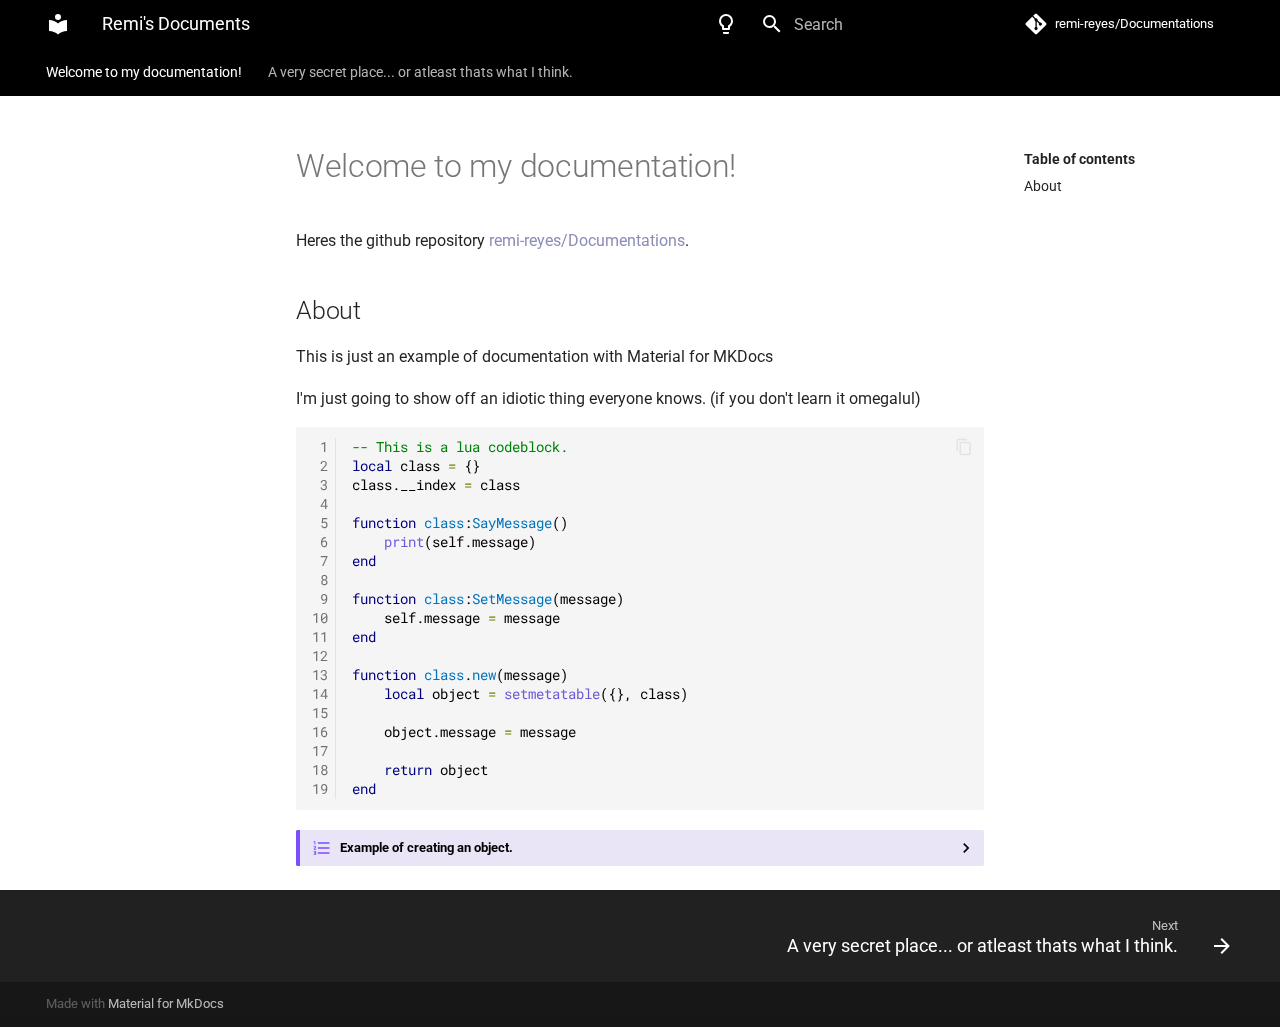
<file: index.html>
<!doctype html>
<html lang="en" class="no-js">
  <head>
    
      <meta charset="utf-8">
      <meta name="viewport" content="width=device-width,initial-scale=1">
      
      
      
      
        <link rel="canonical" href="https://remi-reyes.github.io/Documentations/">
      
      <link rel="icon" href="assets/images/favicon.png">
      <meta name="generator" content="mkdocs-1.2.1, mkdocs-material-7.1.8">
    
    
      
        <title>Remi's Documents</title>
      
    
    
      <link rel="stylesheet" href="assets/stylesheets/main.ca7ac06f.min.css">
      
        
        <link rel="stylesheet" href="assets/stylesheets/palette.f1a3b89f.min.css">
        
      
    
    
    
      
        
        <link rel="preconnect" href="https://fonts.gstatic.com" crossorigin>
        <link rel="stylesheet" href="https://fonts.googleapis.com/css?family=Roboto:300,400,400i,700%7CRoboto+Mono&display=fallback">
        <style>:root{--md-text-font-family:"Roboto";--md-code-font-family:"Roboto Mono"}</style>
      
    
    
    
      <link rel="stylesheet" href="stylesheets/extra.css">
    
    
      


    
    
  </head>
  
  
    
    
      
    
    
    
    
    <body dir="ltr" data-md-color-scheme="light" data-md-color-primary="" data-md-color-accent="">
  
    
    <script>function __prefix(e){return new URL(".",location).pathname+"."+e}function __get(e,t=localStorage){return JSON.parse(t.getItem(__prefix(e)))}</script>
    
      <script>var palette=__get("__palette");if(null!==palette&&"object"==typeof palette.color)for(var key in palette.color)document.body.setAttribute("data-md-color-"+key,palette.color[key])</script>
    
    <input class="md-toggle" data-md-toggle="drawer" type="checkbox" id="__drawer" autocomplete="off">
    <input class="md-toggle" data-md-toggle="search" type="checkbox" id="__search" autocomplete="off">
    <label class="md-overlay" for="__drawer"></label>
    <div data-md-component="skip">
      
        
        <a href="#welcome-to-my-documentation" class="md-skip">
          Skip to content
        </a>
      
    </div>
    <div data-md-component="announce">
      
    </div>
    
      <header class="md-header" data-md-component="header">
  <nav class="md-header__inner md-grid" aria-label="Header">
    <a href="." title="Remi&#39;s Documents" class="md-header__button md-logo" aria-label="Remi's Documents" data-md-component="logo">
      
  
  <svg xmlns="http://www.w3.org/2000/svg" viewBox="0 0 24 24"><path d="M12 8a3 3 0 0 0 3-3 3 3 0 0 0-3-3 3 3 0 0 0-3 3 3 3 0 0 0 3 3m0 3.54C9.64 9.35 6.5 8 3 8v11c3.5 0 6.64 1.35 9 3.54 2.36-2.19 5.5-3.54 9-3.54V8c-3.5 0-6.64 1.35-9 3.54z"/></svg>

    </a>
    <label class="md-header__button md-icon" for="__drawer">
      <svg xmlns="http://www.w3.org/2000/svg" viewBox="0 0 24 24"><path d="M3 6h18v2H3V6m0 5h18v2H3v-2m0 5h18v2H3v-2z"/></svg>
    </label>
    <div class="md-header__title" data-md-component="header-title">
      <div class="md-header__ellipsis">
        <div class="md-header__topic">
          <span class="md-ellipsis">
            Remi's Documents
          </span>
        </div>
        <div class="md-header__topic" data-md-component="header-topic">
          <span class="md-ellipsis">
            
              Welcome to my documentation!
            
          </span>
        </div>
      </div>
    </div>
    
      <form class="md-header__option" data-md-component="palette">
        
          
          
          <input class="md-option" data-md-color-media="" data-md-color-scheme="light" data-md-color-primary="" data-md-color-accent=""  aria-label="Switch to dark mode."  type="radio" name="__palette" id="__palette_1">
          
            <label class="md-header__button md-icon" title="Switch to dark mode." for="__palette_2" hidden>
              <svg xmlns="http://www.w3.org/2000/svg" viewBox="0 0 24 24"><path d="M12 2a7 7 0 0 1 7 7c0 2.38-1.19 4.47-3 5.74V17a1 1 0 0 1-1 1H9a1 1 0 0 1-1-1v-2.26C6.19 13.47 5 11.38 5 9a7 7 0 0 1 7-7M9 21v-1h6v1a1 1 0 0 1-1 1h-4a1 1 0 0 1-1-1m3-17a5 5 0 0 0-5 5c0 2.05 1.23 3.81 3 4.58V16h4v-2.42c1.77-.77 3-2.53 3-4.58a5 5 0 0 0-5-5z"/></svg>
            </label>
          
        
          
          
          <input class="md-option" data-md-color-media="" data-md-color-scheme="dark" data-md-color-primary="" data-md-color-accent=""  aria-label="Switch to light mode."  type="radio" name="__palette" id="__palette_2">
          
            <label class="md-header__button md-icon" title="Switch to light mode." for="__palette_1" hidden>
              <svg xmlns="http://www.w3.org/2000/svg" viewBox="0 0 24 24"><path d="M12 2a7 7 0 0 0-7 7c0 2.38 1.19 4.47 3 5.74V17a1 1 0 0 0 1 1h6a1 1 0 0 0 1-1v-2.26c1.81-1.27 3-3.36 3-5.74a7 7 0 0 0-7-7M9 21a1 1 0 0 0 1 1h4a1 1 0 0 0 1-1v-1H9v1z"/></svg>
            </label>
          
        
      </form>
    
    
    
      <label class="md-header__button md-icon" for="__search">
        <svg xmlns="http://www.w3.org/2000/svg" viewBox="0 0 24 24"><path d="M9.5 3A6.5 6.5 0 0 1 16 9.5c0 1.61-.59 3.09-1.56 4.23l.27.27h.79l5 5-1.5 1.5-5-5v-.79l-.27-.27A6.516 6.516 0 0 1 9.5 16 6.5 6.5 0 0 1 3 9.5 6.5 6.5 0 0 1 9.5 3m0 2C7 5 5 7 5 9.5S7 14 9.5 14 14 12 14 9.5 12 5 9.5 5z"/></svg>
      </label>
      
<div class="md-search" data-md-component="search" role="dialog">
  <label class="md-search__overlay" for="__search"></label>
  <div class="md-search__inner" role="search">
    <form class="md-search__form" name="search">
      <input type="text" class="md-search__input" name="query" aria-label="Search" placeholder="Search" autocapitalize="off" autocorrect="off" autocomplete="off" spellcheck="false" data-md-component="search-query" data-md-state="active" required>
      <label class="md-search__icon md-icon" for="__search">
        <svg xmlns="http://www.w3.org/2000/svg" viewBox="0 0 24 24"><path d="M9.5 3A6.5 6.5 0 0 1 16 9.5c0 1.61-.59 3.09-1.56 4.23l.27.27h.79l5 5-1.5 1.5-5-5v-.79l-.27-.27A6.516 6.516 0 0 1 9.5 16 6.5 6.5 0 0 1 3 9.5 6.5 6.5 0 0 1 9.5 3m0 2C7 5 5 7 5 9.5S7 14 9.5 14 14 12 14 9.5 12 5 9.5 5z"/></svg>
        <svg xmlns="http://www.w3.org/2000/svg" viewBox="0 0 24 24"><path d="M20 11v2H8l5.5 5.5-1.42 1.42L4.16 12l7.92-7.92L13.5 5.5 8 11h12z"/></svg>
      </label>
      <button type="reset" class="md-search__icon md-icon" aria-label="Clear" tabindex="-1">
        <svg xmlns="http://www.w3.org/2000/svg" viewBox="0 0 24 24"><path d="M19 6.41 17.59 5 12 10.59 6.41 5 5 6.41 10.59 12 5 17.59 6.41 19 12 13.41 17.59 19 19 17.59 13.41 12 19 6.41z"/></svg>
      </button>
    </form>
    <div class="md-search__output">
      <div class="md-search__scrollwrap" data-md-scrollfix>
        <div class="md-search-result" data-md-component="search-result">
          <div class="md-search-result__meta">
            Initializing search
          </div>
          <ol class="md-search-result__list"></ol>
        </div>
      </div>
    </div>
  </div>
</div>
    
    
      <div class="md-header__source">
        
<a href="https://github.com/remi-reyes/Documentations" title="Go to repository" class="md-source" data-md-component="source">
  <div class="md-source__icon md-icon">
    
    <svg xmlns="http://www.w3.org/2000/svg" viewBox="0 0 448 512"><path d="M439.55 236.05 244 40.45a28.87 28.87 0 0 0-40.81 0l-40.66 40.63 51.52 51.52c27.06-9.14 52.68 16.77 43.39 43.68l49.66 49.66c34.23-11.8 61.18 31 35.47 56.69-26.49 26.49-70.21-2.87-56-37.34L240.22 199v121.85c25.3 12.54 22.26 41.85 9.08 55a34.34 34.34 0 0 1-48.55 0c-17.57-17.6-11.07-46.91 11.25-56v-123c-20.8-8.51-24.6-30.74-18.64-45L142.57 101 8.45 235.14a28.86 28.86 0 0 0 0 40.81l195.61 195.6a28.86 28.86 0 0 0 40.8 0l194.69-194.69a28.86 28.86 0 0 0 0-40.81z"/></svg>
  </div>
  <div class="md-source__repository">
    remi-reyes/Documentations
  </div>
</a>
      </div>
    
  </nav>
</header>
    
    <div class="md-container" data-md-component="container">
      
      
        
          
<nav class="md-tabs" aria-label="Tabs" data-md-component="tabs">
  <div class="md-tabs__inner md-grid">
    <ul class="md-tabs__list">
      
        
  
  
    
  


  <li class="md-tabs__item">
    <a href="." class="md-tabs__link md-tabs__link--active">
      Welcome to my documentation!
    </a>
  </li>

      
        
  
  


  <li class="md-tabs__item">
    <a href="secret/" class="md-tabs__link">
      A very secret place... or atleast thats what I think.
    </a>
  </li>

      
    </ul>
  </div>
</nav>
        
      
      <main class="md-main" data-md-component="main">
        <div class="md-main__inner md-grid">
          
            
              
              <div class="md-sidebar md-sidebar--primary" data-md-component="sidebar" data-md-type="navigation" >
                <div class="md-sidebar__scrollwrap">
                  <div class="md-sidebar__inner">
                    

  


<nav class="md-nav md-nav--primary md-nav--lifted" aria-label="Navigation" data-md-level="0">
  <label class="md-nav__title" for="__drawer">
    <a href="." title="Remi&#39;s Documents" class="md-nav__button md-logo" aria-label="Remi's Documents" data-md-component="logo">
      
  
  <svg xmlns="http://www.w3.org/2000/svg" viewBox="0 0 24 24"><path d="M12 8a3 3 0 0 0 3-3 3 3 0 0 0-3-3 3 3 0 0 0-3 3 3 3 0 0 0 3 3m0 3.54C9.64 9.35 6.5 8 3 8v11c3.5 0 6.64 1.35 9 3.54 2.36-2.19 5.5-3.54 9-3.54V8c-3.5 0-6.64 1.35-9 3.54z"/></svg>

    </a>
    Remi's Documents
  </label>
  
    <div class="md-nav__source">
      
<a href="https://github.com/remi-reyes/Documentations" title="Go to repository" class="md-source" data-md-component="source">
  <div class="md-source__icon md-icon">
    
    <svg xmlns="http://www.w3.org/2000/svg" viewBox="0 0 448 512"><path d="M439.55 236.05 244 40.45a28.87 28.87 0 0 0-40.81 0l-40.66 40.63 51.52 51.52c27.06-9.14 52.68 16.77 43.39 43.68l49.66 49.66c34.23-11.8 61.18 31 35.47 56.69-26.49 26.49-70.21-2.87-56-37.34L240.22 199v121.85c25.3 12.54 22.26 41.85 9.08 55a34.34 34.34 0 0 1-48.55 0c-17.57-17.6-11.07-46.91 11.25-56v-123c-20.8-8.51-24.6-30.74-18.64-45L142.57 101 8.45 235.14a28.86 28.86 0 0 0 0 40.81l195.61 195.6a28.86 28.86 0 0 0 40.8 0l194.69-194.69a28.86 28.86 0 0 0 0-40.81z"/></svg>
  </div>
  <div class="md-source__repository">
    remi-reyes/Documentations
  </div>
</a>
    </div>
  
  <ul class="md-nav__list" data-md-scrollfix>
    
      
      
      

  
  
    
  
  
    <li class="md-nav__item md-nav__item--active">
      
      <input class="md-nav__toggle md-toggle" data-md-toggle="toc" type="checkbox" id="__toc">
      
      
        
      
      
        <label class="md-nav__link md-nav__link--active" for="__toc">
          Welcome to my documentation!
          <span class="md-nav__icon md-icon"></span>
        </label>
      
      <a href="." class="md-nav__link md-nav__link--active">
        Welcome to my documentation!
      </a>
      
        
<nav class="md-nav md-nav--secondary" aria-label="Table of contents">
  
  
  
    
  
  
    <label class="md-nav__title" for="__toc">
      <span class="md-nav__icon md-icon"></span>
      Table of contents
    </label>
    <ul class="md-nav__list" data-md-component="toc" data-md-scrollfix>
      
        <li class="md-nav__item">
  <a href="#about" class="md-nav__link">
    About
  </a>
  
</li>
      
    </ul>
  
</nav>
      
    </li>
  

    
      
      
      

  
  
  
    <li class="md-nav__item">
      <a href="secret/" class="md-nav__link">
        A very secret place... or atleast thats what I think.
      </a>
    </li>
  

    
  </ul>
</nav>
                  </div>
                </div>
              </div>
            
            
              
              <div class="md-sidebar md-sidebar--secondary" data-md-component="sidebar" data-md-type="toc" >
                <div class="md-sidebar__scrollwrap">
                  <div class="md-sidebar__inner">
                    
<nav class="md-nav md-nav--secondary" aria-label="Table of contents">
  
  
  
    
  
  
    <label class="md-nav__title" for="__toc">
      <span class="md-nav__icon md-icon"></span>
      Table of contents
    </label>
    <ul class="md-nav__list" data-md-component="toc" data-md-scrollfix>
      
        <li class="md-nav__item">
  <a href="#about" class="md-nav__link">
    About
  </a>
  
</li>
      
    </ul>
  
</nav>
                  </div>
                </div>
              </div>
            
          
          <div class="md-content" data-md-component="content">
            <article class="md-content__inner md-typeset">
              
                
                
                <h1 id="welcome-to-my-documentation">Welcome to my documentation!</h1>
<p>Heres the github repository <a href="https://github.com/remi-reyes/Documentations">remi-reyes/Documentations</a>.</p>
<h2 id="about">About</h2>
<p>This is just an example of documentation with Material for MKDocs</p>
<p>I'm just going to show off an idiotic thing everyone knows. (if you don't learn it omegalul)</p>
<table class="highlighttable"><tr><td class="linenos"><div class="linenodiv"><pre><span></span><span class="normal"> 1</span>
<span class="normal"> 2</span>
<span class="normal"> 3</span>
<span class="normal"> 4</span>
<span class="normal"> 5</span>
<span class="normal"> 6</span>
<span class="normal"> 7</span>
<span class="normal"> 8</span>
<span class="normal"> 9</span>
<span class="normal">10</span>
<span class="normal">11</span>
<span class="normal">12</span>
<span class="normal">13</span>
<span class="normal">14</span>
<span class="normal">15</span>
<span class="normal">16</span>
<span class="normal">17</span>
<span class="normal">18</span>
<span class="normal">19</span></pre></div></td><td class="code"><div class="highlight"><pre><span></span><code><span class="c1">-- This is a lua codeblock.</span>
<span class="kd">local</span> <span class="n">class</span> <span class="o">=</span> <span class="p">{}</span>
<span class="n">class</span><span class="p">.</span><span class="n">__index</span> <span class="o">=</span> <span class="n">class</span>

<span class="kr">function</span> <span class="nc">class</span><span class="p">:</span><span class="nf">SayMessage</span><span class="p">()</span>
    <span class="nb">print</span><span class="p">(</span><span class="n">self</span><span class="p">.</span><span class="n">message</span><span class="p">)</span>
<span class="kr">end</span>

<span class="kr">function</span> <span class="nc">class</span><span class="p">:</span><span class="nf">SetMessage</span><span class="p">(</span><span class="n">message</span><span class="p">)</span>
    <span class="n">self</span><span class="p">.</span><span class="n">message</span> <span class="o">=</span> <span class="n">message</span>
<span class="kr">end</span>

<span class="kr">function</span> <span class="nc">class</span><span class="p">.</span><span class="nf">new</span><span class="p">(</span><span class="n">message</span><span class="p">)</span>
    <span class="kd">local</span> <span class="n">object</span> <span class="o">=</span> <span class="nb">setmetatable</span><span class="p">({},</span> <span class="n">class</span><span class="p">)</span>

    <span class="n">object</span><span class="p">.</span><span class="n">message</span> <span class="o">=</span> <span class="n">message</span>

    <span class="kr">return</span> <span class="n">object</span>
<span class="kr">end</span>
</code></pre></div>
</td></tr></table>
<details class="example"><summary>Example of creating an object.</summary><p>To create an object, simply use the constructor method in class.
<table class="highlighttable"><tr><td class="linenos"><div class="linenodiv"><pre><span></span><span class="normal">1</span>
<span class="normal">2</span>
<span class="normal">3</span>
<span class="normal">4</span>
<span class="normal">5</span></pre></div></td><td class="code"><div class="highlight"><pre><span></span><code><span class="kd">local</span> <span class="n">object</span> <span class="o">=</span> <span class="n">class</span><span class="p">.</span><span class="n">new</span><span class="p">(</span><span class="s2">&quot;Hi!&quot;</span><span class="p">)</span> <span class="c1">-- Creates our new object.</span>

<span class="n">object</span><span class="p">:</span><span class="n">SayMessage</span><span class="p">()</span> <span class="c1">-- This will print &quot;Hi!&quot;</span>
<span class="n">object</span><span class="p">:</span><span class="n">SetMessage</span><span class="p">(</span><span class="s2">&quot;Bye!&quot;</span><span class="p">)</span> <span class="c1">-- This will set the object&#39;s attribute to &quot;Bye!&quot;</span>
<span class="n">object</span><span class="p">:</span><span class="n">SayMessage</span><span class="p">()</span> <span class="c1">-- This will print &quot;Bye!&quot;</span>
</code></pre></div>
</td></tr></table></p>
</details>
                
              
              
                


              
            </article>
          </div>
        </div>
        
      </main>
      
        
<footer class="md-footer">
  
    <nav class="md-footer__inner md-grid" aria-label="Footer">
      
      
        
        <a href="secret/" class="md-footer__link md-footer__link--next" aria-label="Next: A very secret place... or atleast thats what I think." rel="next">
          <div class="md-footer__title">
            <div class="md-ellipsis">
              <span class="md-footer__direction">
                Next
              </span>
              A very secret place... or atleast thats what I think.
            </div>
          </div>
          <div class="md-footer__button md-icon">
            <svg xmlns="http://www.w3.org/2000/svg" viewBox="0 0 24 24"><path d="M4 11v2h12l-5.5 5.5 1.42 1.42L19.84 12l-7.92-7.92L10.5 5.5 16 11H4z"/></svg>
          </div>
        </a>
      
    </nav>
  
  <div class="md-footer-meta md-typeset">
    <div class="md-footer-meta__inner md-grid">
      <div class="md-footer-copyright">
        
        Made with
        <a href="https://squidfunk.github.io/mkdocs-material/" target="_blank" rel="noopener">
          Material for MkDocs
        </a>
        
      </div>
      
    </div>
  </div>
</footer>
      
    </div>
    <div class="md-dialog" data-md-component="dialog">
      <div class="md-dialog__inner md-typeset"></div>
    </div>
    <script id="__config" type="application/json">{"base": ".", "features": ["navigation.instant", "navigation.tabs"], "translations": {"clipboard.copy": "Copy to clipboard", "clipboard.copied": "Copied to clipboard", "search.config.lang": "en", "search.config.pipeline": "trimmer, stopWordFilter", "search.config.separator": "[\\s\\-]+", "search.placeholder": "Search", "search.result.placeholder": "Type to start searching", "search.result.none": "No matching documents", "search.result.one": "1 matching document", "search.result.other": "# matching documents", "search.result.more.one": "1 more on this page", "search.result.more.other": "# more on this page", "search.result.term.missing": "Missing", "select.version.title": "Select version"}, "search": "assets/javascripts/workers/search.b0710199.min.js", "version": null}</script>
    
    
      <script src="assets/javascripts/bundle.76f349be.min.js"></script>
      
    
  </body>
</html>
</file>
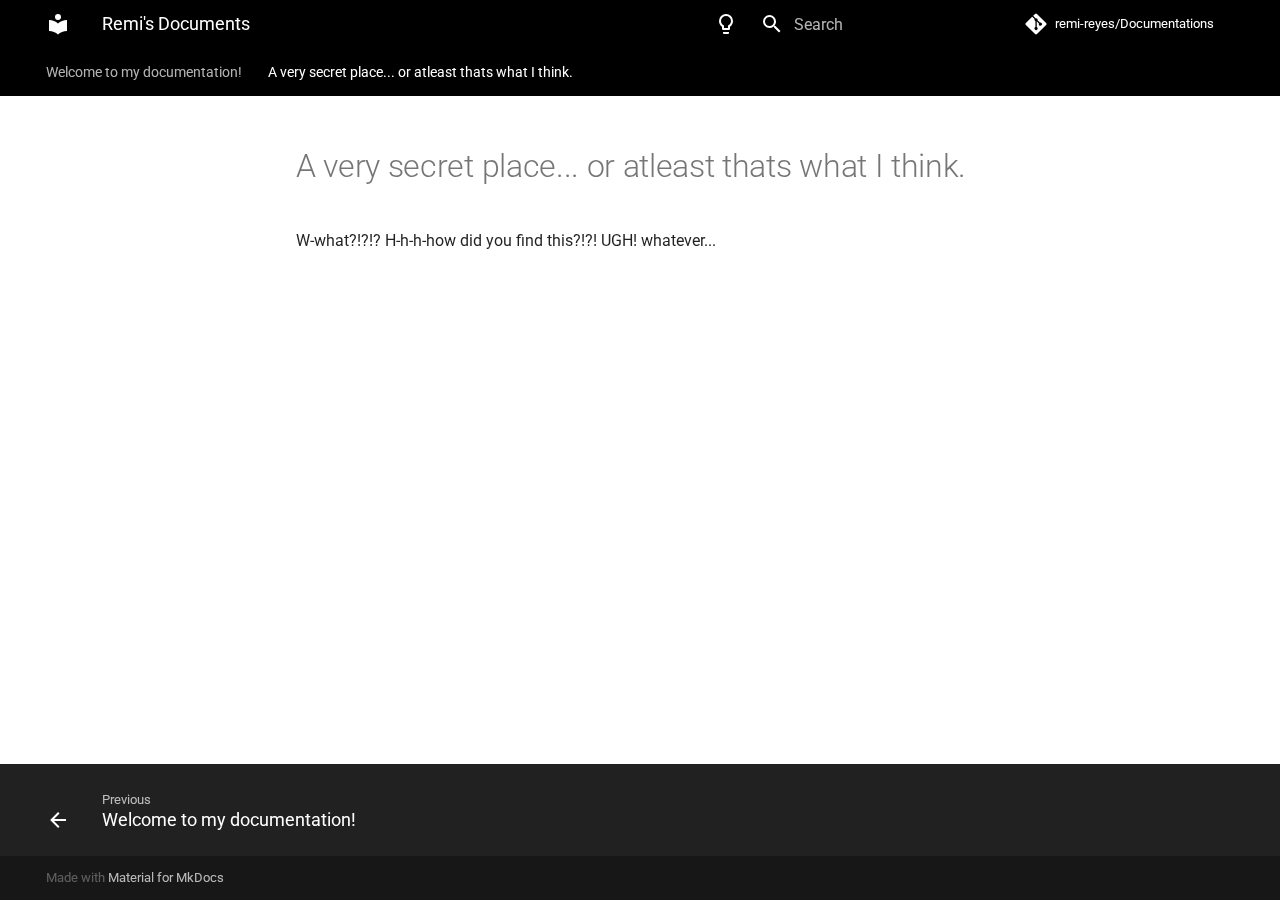
<file: secret/index.html>
<!doctype html>
<html lang="en" class="no-js">
  <head>
    
      <meta charset="utf-8">
      <meta name="viewport" content="width=device-width,initial-scale=1">
      
      
      
      
        <link rel="canonical" href="https://remi-reyes.github.io/Documentations/secret/">
      
      <link rel="icon" href="../assets/images/favicon.png">
      <meta name="generator" content="mkdocs-1.2.1, mkdocs-material-7.1.8">
    
    
      
        <title>A very secret place... or atleast thats what I think. - Remi's Documents</title>
      
    
    
      <link rel="stylesheet" href="../assets/stylesheets/main.ca7ac06f.min.css">
      
        
        <link rel="stylesheet" href="../assets/stylesheets/palette.f1a3b89f.min.css">
        
      
    
    
    
      
        
        <link rel="preconnect" href="https://fonts.gstatic.com" crossorigin>
        <link rel="stylesheet" href="https://fonts.googleapis.com/css?family=Roboto:300,400,400i,700%7CRoboto+Mono&display=fallback">
        <style>:root{--md-text-font-family:"Roboto";--md-code-font-family:"Roboto Mono"}</style>
      
    
    
    
      <link rel="stylesheet" href="../stylesheets/extra.css">
    
    
      


    
    
  </head>
  
  
    
    
      
    
    
    
    
    <body dir="ltr" data-md-color-scheme="light" data-md-color-primary="" data-md-color-accent="">
  
    
    <script>function __prefix(e){return new URL("..",location).pathname+"."+e}function __get(e,t=localStorage){return JSON.parse(t.getItem(__prefix(e)))}</script>
    
      <script>var palette=__get("__palette");if(null!==palette&&"object"==typeof palette.color)for(var key in palette.color)document.body.setAttribute("data-md-color-"+key,palette.color[key])</script>
    
    <input class="md-toggle" data-md-toggle="drawer" type="checkbox" id="__drawer" autocomplete="off">
    <input class="md-toggle" data-md-toggle="search" type="checkbox" id="__search" autocomplete="off">
    <label class="md-overlay" for="__drawer"></label>
    <div data-md-component="skip">
      
        
        <a href="#a-very-secret-place-or-atleast-thats-what-i-think" class="md-skip">
          Skip to content
        </a>
      
    </div>
    <div data-md-component="announce">
      
    </div>
    
      <header class="md-header" data-md-component="header">
  <nav class="md-header__inner md-grid" aria-label="Header">
    <a href=".." title="Remi&#39;s Documents" class="md-header__button md-logo" aria-label="Remi's Documents" data-md-component="logo">
      
  
  <svg xmlns="http://www.w3.org/2000/svg" viewBox="0 0 24 24"><path d="M12 8a3 3 0 0 0 3-3 3 3 0 0 0-3-3 3 3 0 0 0-3 3 3 3 0 0 0 3 3m0 3.54C9.64 9.35 6.5 8 3 8v11c3.5 0 6.64 1.35 9 3.54 2.36-2.19 5.5-3.54 9-3.54V8c-3.5 0-6.64 1.35-9 3.54z"/></svg>

    </a>
    <label class="md-header__button md-icon" for="__drawer">
      <svg xmlns="http://www.w3.org/2000/svg" viewBox="0 0 24 24"><path d="M3 6h18v2H3V6m0 5h18v2H3v-2m0 5h18v2H3v-2z"/></svg>
    </label>
    <div class="md-header__title" data-md-component="header-title">
      <div class="md-header__ellipsis">
        <div class="md-header__topic">
          <span class="md-ellipsis">
            Remi's Documents
          </span>
        </div>
        <div class="md-header__topic" data-md-component="header-topic">
          <span class="md-ellipsis">
            
              A very secret place... or atleast thats what I think.
            
          </span>
        </div>
      </div>
    </div>
    
      <form class="md-header__option" data-md-component="palette">
        
          
          
          <input class="md-option" data-md-color-media="" data-md-color-scheme="light" data-md-color-primary="" data-md-color-accent=""  aria-label="Switch to dark mode."  type="radio" name="__palette" id="__palette_1">
          
            <label class="md-header__button md-icon" title="Switch to dark mode." for="__palette_2" hidden>
              <svg xmlns="http://www.w3.org/2000/svg" viewBox="0 0 24 24"><path d="M12 2a7 7 0 0 1 7 7c0 2.38-1.19 4.47-3 5.74V17a1 1 0 0 1-1 1H9a1 1 0 0 1-1-1v-2.26C6.19 13.47 5 11.38 5 9a7 7 0 0 1 7-7M9 21v-1h6v1a1 1 0 0 1-1 1h-4a1 1 0 0 1-1-1m3-17a5 5 0 0 0-5 5c0 2.05 1.23 3.81 3 4.58V16h4v-2.42c1.77-.77 3-2.53 3-4.58a5 5 0 0 0-5-5z"/></svg>
            </label>
          
        
          
          
          <input class="md-option" data-md-color-media="" data-md-color-scheme="dark" data-md-color-primary="" data-md-color-accent=""  aria-label="Switch to light mode."  type="radio" name="__palette" id="__palette_2">
          
            <label class="md-header__button md-icon" title="Switch to light mode." for="__palette_1" hidden>
              <svg xmlns="http://www.w3.org/2000/svg" viewBox="0 0 24 24"><path d="M12 2a7 7 0 0 0-7 7c0 2.38 1.19 4.47 3 5.74V17a1 1 0 0 0 1 1h6a1 1 0 0 0 1-1v-2.26c1.81-1.27 3-3.36 3-5.74a7 7 0 0 0-7-7M9 21a1 1 0 0 0 1 1h4a1 1 0 0 0 1-1v-1H9v1z"/></svg>
            </label>
          
        
      </form>
    
    
    
      <label class="md-header__button md-icon" for="__search">
        <svg xmlns="http://www.w3.org/2000/svg" viewBox="0 0 24 24"><path d="M9.5 3A6.5 6.5 0 0 1 16 9.5c0 1.61-.59 3.09-1.56 4.23l.27.27h.79l5 5-1.5 1.5-5-5v-.79l-.27-.27A6.516 6.516 0 0 1 9.5 16 6.5 6.5 0 0 1 3 9.5 6.5 6.5 0 0 1 9.5 3m0 2C7 5 5 7 5 9.5S7 14 9.5 14 14 12 14 9.5 12 5 9.5 5z"/></svg>
      </label>
      
<div class="md-search" data-md-component="search" role="dialog">
  <label class="md-search__overlay" for="__search"></label>
  <div class="md-search__inner" role="search">
    <form class="md-search__form" name="search">
      <input type="text" class="md-search__input" name="query" aria-label="Search" placeholder="Search" autocapitalize="off" autocorrect="off" autocomplete="off" spellcheck="false" data-md-component="search-query" data-md-state="active" required>
      <label class="md-search__icon md-icon" for="__search">
        <svg xmlns="http://www.w3.org/2000/svg" viewBox="0 0 24 24"><path d="M9.5 3A6.5 6.5 0 0 1 16 9.5c0 1.61-.59 3.09-1.56 4.23l.27.27h.79l5 5-1.5 1.5-5-5v-.79l-.27-.27A6.516 6.516 0 0 1 9.5 16 6.5 6.5 0 0 1 3 9.5 6.5 6.5 0 0 1 9.5 3m0 2C7 5 5 7 5 9.5S7 14 9.5 14 14 12 14 9.5 12 5 9.5 5z"/></svg>
        <svg xmlns="http://www.w3.org/2000/svg" viewBox="0 0 24 24"><path d="M20 11v2H8l5.5 5.5-1.42 1.42L4.16 12l7.92-7.92L13.5 5.5 8 11h12z"/></svg>
      </label>
      <button type="reset" class="md-search__icon md-icon" aria-label="Clear" tabindex="-1">
        <svg xmlns="http://www.w3.org/2000/svg" viewBox="0 0 24 24"><path d="M19 6.41 17.59 5 12 10.59 6.41 5 5 6.41 10.59 12 5 17.59 6.41 19 12 13.41 17.59 19 19 17.59 13.41 12 19 6.41z"/></svg>
      </button>
    </form>
    <div class="md-search__output">
      <div class="md-search__scrollwrap" data-md-scrollfix>
        <div class="md-search-result" data-md-component="search-result">
          <div class="md-search-result__meta">
            Initializing search
          </div>
          <ol class="md-search-result__list"></ol>
        </div>
      </div>
    </div>
  </div>
</div>
    
    
      <div class="md-header__source">
        
<a href="https://github.com/remi-reyes/Documentations" title="Go to repository" class="md-source" data-md-component="source">
  <div class="md-source__icon md-icon">
    
    <svg xmlns="http://www.w3.org/2000/svg" viewBox="0 0 448 512"><path d="M439.55 236.05 244 40.45a28.87 28.87 0 0 0-40.81 0l-40.66 40.63 51.52 51.52c27.06-9.14 52.68 16.77 43.39 43.68l49.66 49.66c34.23-11.8 61.18 31 35.47 56.69-26.49 26.49-70.21-2.87-56-37.34L240.22 199v121.85c25.3 12.54 22.26 41.85 9.08 55a34.34 34.34 0 0 1-48.55 0c-17.57-17.6-11.07-46.91 11.25-56v-123c-20.8-8.51-24.6-30.74-18.64-45L142.57 101 8.45 235.14a28.86 28.86 0 0 0 0 40.81l195.61 195.6a28.86 28.86 0 0 0 40.8 0l194.69-194.69a28.86 28.86 0 0 0 0-40.81z"/></svg>
  </div>
  <div class="md-source__repository">
    remi-reyes/Documentations
  </div>
</a>
      </div>
    
  </nav>
</header>
    
    <div class="md-container" data-md-component="container">
      
      
        
          
<nav class="md-tabs" aria-label="Tabs" data-md-component="tabs">
  <div class="md-tabs__inner md-grid">
    <ul class="md-tabs__list">
      
        
  
  


  <li class="md-tabs__item">
    <a href=".." class="md-tabs__link">
      Welcome to my documentation!
    </a>
  </li>

      
        
  
  
    
  


  <li class="md-tabs__item">
    <a href="./" class="md-tabs__link md-tabs__link--active">
      A very secret place... or atleast thats what I think.
    </a>
  </li>

      
    </ul>
  </div>
</nav>
        
      
      <main class="md-main" data-md-component="main">
        <div class="md-main__inner md-grid">
          
            
              
              <div class="md-sidebar md-sidebar--primary" data-md-component="sidebar" data-md-type="navigation" >
                <div class="md-sidebar__scrollwrap">
                  <div class="md-sidebar__inner">
                    

  


<nav class="md-nav md-nav--primary md-nav--lifted" aria-label="Navigation" data-md-level="0">
  <label class="md-nav__title" for="__drawer">
    <a href=".." title="Remi&#39;s Documents" class="md-nav__button md-logo" aria-label="Remi's Documents" data-md-component="logo">
      
  
  <svg xmlns="http://www.w3.org/2000/svg" viewBox="0 0 24 24"><path d="M12 8a3 3 0 0 0 3-3 3 3 0 0 0-3-3 3 3 0 0 0-3 3 3 3 0 0 0 3 3m0 3.54C9.64 9.35 6.5 8 3 8v11c3.5 0 6.64 1.35 9 3.54 2.36-2.19 5.5-3.54 9-3.54V8c-3.5 0-6.64 1.35-9 3.54z"/></svg>

    </a>
    Remi's Documents
  </label>
  
    <div class="md-nav__source">
      
<a href="https://github.com/remi-reyes/Documentations" title="Go to repository" class="md-source" data-md-component="source">
  <div class="md-source__icon md-icon">
    
    <svg xmlns="http://www.w3.org/2000/svg" viewBox="0 0 448 512"><path d="M439.55 236.05 244 40.45a28.87 28.87 0 0 0-40.81 0l-40.66 40.63 51.52 51.52c27.06-9.14 52.68 16.77 43.39 43.68l49.66 49.66c34.23-11.8 61.18 31 35.47 56.69-26.49 26.49-70.21-2.87-56-37.34L240.22 199v121.85c25.3 12.54 22.26 41.85 9.08 55a34.34 34.34 0 0 1-48.55 0c-17.57-17.6-11.07-46.91 11.25-56v-123c-20.8-8.51-24.6-30.74-18.64-45L142.57 101 8.45 235.14a28.86 28.86 0 0 0 0 40.81l195.61 195.6a28.86 28.86 0 0 0 40.8 0l194.69-194.69a28.86 28.86 0 0 0 0-40.81z"/></svg>
  </div>
  <div class="md-source__repository">
    remi-reyes/Documentations
  </div>
</a>
    </div>
  
  <ul class="md-nav__list" data-md-scrollfix>
    
      
      
      

  
  
  
    <li class="md-nav__item">
      <a href=".." class="md-nav__link">
        Welcome to my documentation!
      </a>
    </li>
  

    
      
      
      

  
  
    
  
  
    <li class="md-nav__item md-nav__item--active">
      
      <input class="md-nav__toggle md-toggle" data-md-toggle="toc" type="checkbox" id="__toc">
      
      
        
      
      
      <a href="./" class="md-nav__link md-nav__link--active">
        A very secret place... or atleast thats what I think.
      </a>
      
    </li>
  

    
  </ul>
</nav>
                  </div>
                </div>
              </div>
            
            
              
              <div class="md-sidebar md-sidebar--secondary" data-md-component="sidebar" data-md-type="toc" >
                <div class="md-sidebar__scrollwrap">
                  <div class="md-sidebar__inner">
                    
<nav class="md-nav md-nav--secondary" aria-label="Table of contents">
  
  
  
    
  
  
</nav>
                  </div>
                </div>
              </div>
            
          
          <div class="md-content" data-md-component="content">
            <article class="md-content__inner md-typeset">
              
                
                
                <h1 id="a-very-secret-place-or-atleast-thats-what-i-think">A very secret place... or atleast thats what I think.</h1>
<p>W-what?!?!? H-h-h-how did you find this?!?! UGH! whatever...</p>
                
              
              
                


              
            </article>
          </div>
        </div>
        
      </main>
      
        
<footer class="md-footer">
  
    <nav class="md-footer__inner md-grid" aria-label="Footer">
      
        
        <a href=".." class="md-footer__link md-footer__link--prev" aria-label="Previous: Welcome to my documentation!" rel="prev">
          <div class="md-footer__button md-icon">
            <svg xmlns="http://www.w3.org/2000/svg" viewBox="0 0 24 24"><path d="M20 11v2H8l5.5 5.5-1.42 1.42L4.16 12l7.92-7.92L13.5 5.5 8 11h12z"/></svg>
          </div>
          <div class="md-footer__title">
            <div class="md-ellipsis">
              <span class="md-footer__direction">
                Previous
              </span>
              Welcome to my documentation!
            </div>
          </div>
        </a>
      
      
    </nav>
  
  <div class="md-footer-meta md-typeset">
    <div class="md-footer-meta__inner md-grid">
      <div class="md-footer-copyright">
        
        Made with
        <a href="https://squidfunk.github.io/mkdocs-material/" target="_blank" rel="noopener">
          Material for MkDocs
        </a>
        
      </div>
      
    </div>
  </div>
</footer>
      
    </div>
    <div class="md-dialog" data-md-component="dialog">
      <div class="md-dialog__inner md-typeset"></div>
    </div>
    <script id="__config" type="application/json">{"base": "..", "features": ["navigation.instant", "navigation.tabs"], "translations": {"clipboard.copy": "Copy to clipboard", "clipboard.copied": "Copied to clipboard", "search.config.lang": "en", "search.config.pipeline": "trimmer, stopWordFilter", "search.config.separator": "[\\s\\-]+", "search.placeholder": "Search", "search.result.placeholder": "Type to start searching", "search.result.none": "No matching documents", "search.result.one": "1 matching document", "search.result.other": "# matching documents", "search.result.more.one": "1 more on this page", "search.result.more.other": "# more on this page", "search.result.term.missing": "Missing", "select.version.title": "Select version"}, "search": "../assets/javascripts/workers/search.b0710199.min.js", "version": null}</script>
    
    
      <script src="../assets/javascripts/bundle.76f349be.min.js"></script>
      
    
  </body>
</html>
</file>
<file: stylesheets/extra.css>
:root {
	--md-primary-fg-color: #000000;
	--md-primary-bg-color: #ffffff;
}
[data-md-color-scheme="light"] {
	--md-accent-fg-color: #7777b8;
	
	--md-code-fg-color: #000000;
	
	--md-code-hl-variable-color: var(--md-code-fg-color);
	--md-code-hl-operator-color: #7f7f00;
	--md-code-hl-string-color: #7f007f;
	--md-code-hl-number-color: #007f7f;
	--md-code-hl-keyword-color: #00007f;
	--md-code-hl-function-color: #0074bd;
	--md-code-hl-generic-color: var(--md-code-fg-color);
	--md-code-hl-punctuation-color: var(--md-code-fg-color);
	--md-code-hl-name-color: var(--md-code-fg-color);
	--md-code-hl-comment-color: #007f09;
	
	--md-admonition-fg-color: var(--md-code-fg-color);
    --md-admonition-bg-color: var(--md-code-bg-color);
	
	--md-typeset-a-color: #8c8cb8;
}
[data-md-color-scheme="dark"] {
	--md-default-bg-color: #1f1f1f;
	--md-default-fg-color: #ffffff;
	--md-default-fg-color--light: #cccccc;
	--md-default-fg-color--ligther: #ababab;
	--md-default-fg-color--lightest: #878787;
	--md-default-fg-color--dark: #7a7a7a;
	
	--md-accent-fg-color: #9191eb;
	
	--md-code-bg-color: #252525;
	--md-code-fg-color: #cccccc;
	
	--md-code-hl-variable-color: var(--md-code-fg-color);
	--md-code-hl-operator-color: var(--md-code-fg-color);
	--md-code-hl-string-color: #adf195;
	--md-code-hl-number-color: #ffc600;
	--md-code-hl-keyword-color: #f86d7c;
	--md-code-hl-function-color: #fdfbac;
	--md-code-hl-generic-color: var(--md-code-fg-color);
	--md-code-hl-punctuation-color: var(--md-code-fg-color);
	--md-code-hl-name-color: var(--md-code-fg-color);
	--md-code-hl-comment-color: #666666;
	
	--md-admonition-fg-color: var(--md-code-fg-color);
    --md-admonition-bg-color: var(--md-code-bg-color);
	
	--md-typeset-a-color: #c9c9ff;
}
</file>
<file: assets/stylesheets/main.ca7ac06f.min.css>
@charset "UTF-8";html{-webkit-text-size-adjust:none;-moz-text-size-adjust:none;-ms-text-size-adjust:none;text-size-adjust:none;box-sizing:border-box}*,:after,:before{box-sizing:inherit}body{margin:0}a,button,input,label{-webkit-tap-highlight-color:transparent}a{color:inherit;text-decoration:none}hr{border:0;box-sizing:content-box;display:block;height:.05rem;overflow:visible;padding:0}small{font-size:80%}sub,sup{line-height:1em}img{border-style:none}table{border-collapse:separate;border-spacing:0}td,th{font-weight:400;vertical-align:top}button{background:transparent;border:0;font-family:inherit;font-size:inherit;margin:0;padding:0}input{border:0;outline:none}:root{--md-default-fg-color:rgba(0,0,0,0.87);--md-default-fg-color--light:rgba(0,0,0,0.54);--md-default-fg-color--lighter:rgba(0,0,0,0.32);--md-default-fg-color--lightest:rgba(0,0,0,0.07);--md-default-bg-color:#fff;--md-default-bg-color--light:hsla(0,0%,100%,0.7);--md-default-bg-color--lighter:hsla(0,0%,100%,0.3);--md-default-bg-color--lightest:hsla(0,0%,100%,0.12);--md-primary-fg-color:#4051b5;--md-primary-fg-color--light:#5d6cc0;--md-primary-fg-color--dark:#303fa1;--md-primary-bg-color:#fff;--md-primary-bg-color--light:hsla(0,0%,100%,0.7);--md-accent-fg-color:#526cfe;--md-accent-fg-color--transparent:rgba(82,108,254,0.1);--md-accent-bg-color:#fff;--md-accent-bg-color--light:hsla(0,0%,100%,0.7)}:root>*{--md-code-fg-color:#36464e;--md-code-bg-color:#f5f5f5;--md-code-hl-color:rgba(255,255,0,0.5);--md-code-hl-number-color:#d52a2a;--md-code-hl-special-color:#db1457;--md-code-hl-function-color:#a846b9;--md-code-hl-constant-color:#6e59d9;--md-code-hl-keyword-color:#3f6ec6;--md-code-hl-string-color:#1c7d4d;--md-code-hl-name-color:var(--md-code-fg-color);--md-code-hl-operator-color:var(--md-default-fg-color--light);--md-code-hl-punctuation-color:var(--md-default-fg-color--light);--md-code-hl-comment-color:var(--md-default-fg-color--light);--md-code-hl-generic-color:var(--md-default-fg-color--light);--md-code-hl-variable-color:var(--md-default-fg-color--light);--md-typeset-color:var(--md-default-fg-color);--md-typeset-a-color:var(--md-primary-fg-color);--md-typeset-mark-color:rgba(255,255,0,0.5);--md-typeset-del-color:hsla(6,90%,60%,0.15);--md-typeset-ins-color:rgba(11,213,112,0.15);--md-typeset-kbd-color:#fafafa;--md-typeset-kbd-accent-color:#fff;--md-typeset-kbd-border-color:#b8b8b8;--md-admonition-fg-color:var(--md-default-fg-color);--md-admonition-bg-color:var(--md-default-bg-color);--md-footer-fg-color:#fff;--md-footer-fg-color--light:hsla(0,0%,100%,0.7);--md-footer-fg-color--lighter:hsla(0,0%,100%,0.3);--md-footer-bg-color:rgba(0,0,0,0.87);--md-footer-bg-color--dark:rgba(0,0,0,0.32)}.md-icon svg{fill:currentColor;display:block;height:1.2rem;width:1.2rem}body{-webkit-font-smoothing:antialiased;-moz-osx-font-smoothing:grayscale}body,input{font-feature-settings:"kern","liga";font-family:var(--md-text-font-family,_),-apple-system,BlinkMacSystemFont,Helvetica,Arial,sans-serif}body,code,input,kbd,pre{color:var(--md-typeset-color)}code,kbd,pre{font-feature-settings:"kern";font-family:var(--md-code-font-family,_),SFMono-Regular,Consolas,Menlo,monospace}:root{--md-typeset-table--ascending:url('data:image/svg+xml;charset=utf-8,<svg xmlns="http://www.w3.org/2000/svg" viewBox="0 0 24 24"><path d="M11 4h2v12l5.5-5.5 1.42 1.42L12 19.84l-7.92-7.92L5.5 10.5 11 16V4z"/></svg>');--md-typeset-table--descending:url('data:image/svg+xml;charset=utf-8,<svg xmlns="http://www.w3.org/2000/svg" viewBox="0 0 24 24"><path d="M13 20h-2V8l-5.5 5.5-1.42-1.42L12 4.16l7.92 7.92-1.42 1.42L13 8v12z"/></svg>')}.md-typeset{-webkit-print-color-adjust:exact;color-adjust:exact;font-size:.8rem;line-height:1.6}@media print{.md-typeset{font-size:.68rem}}.md-typeset blockquote,.md-typeset dl,.md-typeset figure,.md-typeset ol,.md-typeset pre,.md-typeset ul{margin:1em 0}.md-typeset h1{color:var(--md-default-fg-color--light);font-size:2em;line-height:1.3;margin:0 0 1.25em}.md-typeset h1,.md-typeset h2{font-weight:300;letter-spacing:-.01em}.md-typeset h2{font-size:1.5625em;line-height:1.4;margin:1.6em 0 .64em}.md-typeset h3{font-size:1.25em;font-weight:400;letter-spacing:-.01em;line-height:1.5;margin:1.6em 0 .8em}.md-typeset h2+h3{margin-top:.8em}.md-typeset h4{font-weight:700;letter-spacing:-.01em;margin:1em 0}.md-typeset h5,.md-typeset h6{color:var(--md-default-fg-color--light);font-size:.8em;font-weight:700;letter-spacing:-.01em;margin:1.25em 0}.md-typeset h5{text-transform:uppercase}.md-typeset hr{border-bottom:.05rem solid var(--md-default-fg-color--lightest);display:flow-root;margin:1.5em 0}.md-typeset a{color:var(--md-typeset-a-color);word-break:break-word}.md-typeset a,.md-typeset a:before{transition:color 125ms}.md-typeset a:focus,.md-typeset a:hover{color:var(--md-accent-fg-color)}.md-typeset a.focus-visible{outline-color:var(--md-accent-fg-color);outline-offset:.2rem}.md-typeset code,.md-typeset kbd,.md-typeset pre{color:var(--md-code-fg-color);direction:ltr}@media print{.md-typeset code,.md-typeset kbd,.md-typeset pre{white-space:pre-wrap}}.md-typeset code{background-color:var(--md-code-bg-color);border-radius:.1rem;-webkit-box-decoration-break:clone;box-decoration-break:clone;font-size:.85em;padding:0 .2941176471em;word-break:break-word}.md-typeset code:not(.focus-visible){-webkit-tap-highlight-color:transparent;outline:none}.md-typeset h1 code,.md-typeset h2 code,.md-typeset h3 code,.md-typeset h4 code,.md-typeset h5 code,.md-typeset h6 code{background-color:transparent;box-shadow:none;margin:initial;padding:initial}.md-typeset a code{color:currentColor}.md-typeset pre{display:flow-root;line-height:1.4;position:relative}.md-typeset pre>code{-webkit-box-decoration-break:slice;box-decoration-break:slice;box-shadow:none;display:block;margin:0;overflow:auto;padding:.7720588235em 1.1764705882em;scrollbar-color:var(--md-default-fg-color--lighter) transparent;scrollbar-width:thin;touch-action:auto;word-break:normal}.md-typeset pre>code:hover{scrollbar-color:var(--md-accent-fg-color) transparent}.md-typeset pre>code::-webkit-scrollbar{height:.2rem;width:.2rem}.md-typeset pre>code::-webkit-scrollbar-thumb{background-color:var(--md-default-fg-color--lighter)}.md-typeset pre>code::-webkit-scrollbar-thumb:hover{background-color:var(--md-accent-fg-color)}@media screen and (max-width:44.9375em){.md-typeset>pre{margin:1em -.8rem}.md-typeset>pre code{border-radius:0}}.md-typeset kbd{background-color:var(--md-typeset-kbd-color);border-radius:.1rem;box-shadow:0 .1rem 0 .05rem var(--md-typeset-kbd-border-color),0 .1rem 0 var(--md-typeset-kbd-border-color),0 -.1rem .2rem var(--md-typeset-kbd-accent-color) inset;color:var(--md-default-fg-color);display:inline-block;font-size:.75em;padding:0 .6666666667em;vertical-align:text-top;word-break:break-word}.md-typeset mark{background-color:var(--md-typeset-mark-color);-webkit-box-decoration-break:clone;box-decoration-break:clone;color:inherit;word-break:break-word}.md-typeset abbr{border-bottom:.05rem dotted var(--md-default-fg-color--light);cursor:help;text-decoration:none}@media (hover:none){.md-typeset abbr{position:relative}.md-typeset abbr[title]:focus:after,.md-typeset abbr[title]:hover:after{background-color:var(--md-default-fg-color);border-radius:.1rem;box-shadow:0 2px 2px 0 rgba(0,0,0,.14),0 1px 5px 0 rgba(0,0,0,.12),0 3px 1px -2px rgba(0,0,0,.2);color:var(--md-default-bg-color);content:attr(title);display:inline-block;font-size:.7rem;left:0;margin-top:2em;max-width:80%;min-width:-webkit-max-content;min-width:-moz-max-content;min-width:max-content;padding:.2rem .3rem;position:absolute;width:auto}}.md-typeset small{opacity:.75}.md-typeset sub,.md-typeset sup{margin-left:.078125em}[dir=rtl] .md-typeset sub,[dir=rtl] .md-typeset sup{margin-left:0;margin-right:.078125em}.md-typeset blockquote{border-left:.2rem solid var(--md-default-fg-color--lighter);color:var(--md-default-fg-color--light);display:flow-root;padding-left:.6rem}[dir=rtl] .md-typeset blockquote{border-left:initial;border-right:.2rem solid var(--md-default-fg-color--lighter);padding-left:0;padding-right:.6rem}.md-typeset ul{list-style-type:disc}.md-typeset ol,.md-typeset ul{display:flow-root;margin-left:.625em;padding:0}[dir=rtl] .md-typeset ol,[dir=rtl] .md-typeset ul{margin-left:0;margin-right:.625em}.md-typeset ol ol,.md-typeset ul ol{list-style-type:lower-alpha}.md-typeset ol ol ol,.md-typeset ul ol ol{list-style-type:lower-roman}.md-typeset ol li,.md-typeset ul li{margin-bottom:.5em;margin-left:1.25em}[dir=rtl] .md-typeset ol li,[dir=rtl] .md-typeset ul li{margin-left:0;margin-right:1.25em}.md-typeset ol li blockquote,.md-typeset ol li p,.md-typeset ul li blockquote,.md-typeset ul li p{margin:.5em 0}.md-typeset ol li:last-child,.md-typeset ul li:last-child{margin-bottom:0}.md-typeset ol li ol,.md-typeset ol li ul,.md-typeset ul li ol,.md-typeset ul li ul{margin:.5em 0 .5em .625em}[dir=rtl] .md-typeset ol li ol,[dir=rtl] .md-typeset ol li ul,[dir=rtl] .md-typeset ul li ol,[dir=rtl] .md-typeset ul li ul{margin-left:0;margin-right:.625em}.md-typeset dd{margin:1em 0 1.5em 1.875em}[dir=rtl] .md-typeset dd{margin-left:0;margin-right:1.875em}.md-typeset img,.md-typeset svg{height:auto;max-width:100%}.md-typeset img[align=left],.md-typeset svg[align=left]{margin:1em 1em 1em 0}.md-typeset img[align=right],.md-typeset svg[align=right]{margin:1em 0 1em 1em}.md-typeset img[align]:only-child,.md-typeset svg[align]:only-child{margin-top:0}.md-typeset figure{display:flow-root;margin:0 auto;max-width:100%;text-align:center;width:-webkit-fit-content;width:-moz-fit-content;width:fit-content}.md-typeset figure img{display:block}.md-typeset figcaption{font-style:italic;margin:1em auto 2em;max-width:24rem}.md-typeset iframe{max-width:100%}.md-typeset table:not([class]){background-color:var(--md-default-bg-color);border-radius:.1rem;box-shadow:0 .2rem .5rem rgba(0,0,0,.05),0 0 .05rem rgba(0,0,0,.1);display:inline-block;font-size:.64rem;max-width:100%;overflow:auto;touch-action:auto}@media print{.md-typeset table:not([class]){display:table}}.md-typeset table:not([class])+*{margin-top:1.5em}.md-typeset table:not([class]) td>:first-child,.md-typeset table:not([class]) th>:first-child{margin-top:0}.md-typeset table:not([class]) td>:last-child,.md-typeset table:not([class]) th>:last-child{margin-bottom:0}.md-typeset table:not([class]) td:not([align]),.md-typeset table:not([class]) th:not([align]){text-align:left}[dir=rtl] .md-typeset table:not([class]) td:not([align]),[dir=rtl] .md-typeset table:not([class]) th:not([align]){text-align:right}.md-typeset table:not([class]) th{background-color:var(--md-default-fg-color--light);color:var(--md-default-bg-color);min-width:5rem;padding:.9375em 1.25em;vertical-align:top}.md-typeset table:not([class]) th a{color:inherit}.md-typeset table:not([class]) td{border-top:.05rem solid var(--md-default-fg-color--lightest);padding:.9375em 1.25em;vertical-align:top}.md-typeset table:not([class]) tr{transition:background-color 125ms}.md-typeset table:not([class]) tr:hover{background-color:rgba(0,0,0,.035);box-shadow:0 .05rem 0 var(--md-default-bg-color) inset}.md-typeset table:not([class]) tr:first-child td{border-top:0}.md-typeset table:not([class]) a{word-break:normal}.md-typeset table th[role=columnheader]{cursor:pointer}.md-typeset table th[role=columnheader]:after{content:"";display:inline-block;height:1.2em;margin-left:.5em;-webkit-mask-repeat:no-repeat;mask-repeat:no-repeat;-webkit-mask-size:contain;mask-size:contain;vertical-align:sub;width:1.2em}.md-typeset table th[role=columnheader][aria-sort=ascending]:after{background-color:currentColor;-webkit-mask-image:var(--md-typeset-table--ascending);mask-image:var(--md-typeset-table--ascending)}.md-typeset table th[role=columnheader][aria-sort=descending]:after{background-color:currentColor;-webkit-mask-image:var(--md-typeset-table--descending);mask-image:var(--md-typeset-table--descending)}.md-typeset__scrollwrap{margin:1em -.8rem;overflow-x:auto;touch-action:auto}.md-typeset__table{display:inline-block;margin-bottom:.5em;padding:0 .8rem}@media print{.md-typeset__table{display:block}}html .md-typeset__table table{display:table;margin:0;overflow:hidden;width:100%}html{font-size:125%;height:100%;overflow-x:hidden}@media screen and (min-width:100em){html{font-size:137.5%}}@media screen and (min-width:125em){html{font-size:150%}}body{background-color:var(--md-default-bg-color);display:flex;flex-direction:column;font-size:.5rem;min-height:100%;position:relative;width:100%}@media print{body{display:block}}@media screen and (max-width:59.9375em){body[data-md-state=lock]{position:fixed}}.md-grid{margin-left:auto;margin-right:auto;max-width:61rem}.md-container{display:flex;flex-direction:column;flex-grow:1}@media print{.md-container{display:block}}.md-main{flex-grow:1}.md-main__inner{display:flex;height:100%;margin-top:1.5rem}.md-ellipsis{overflow:hidden;text-overflow:ellipsis;white-space:nowrap}.md-toggle{display:none}.md-option{height:0;opacity:0;position:absolute;width:0}.md-option:checked+label:not([hidden]){display:block}.md-option.focus-visible+label{outline-color:var(--md-accent-fg-color);outline-style:auto}.md-skip{background-color:var(--md-default-fg-color);border-radius:.1rem;color:var(--md-default-bg-color);font-size:.64rem;margin:.5rem;opacity:0;outline-color:var(--md-accent-fg-color);padding:.3rem .5rem;position:fixed;transform:translateY(.4rem);z-index:-1}.md-skip:focus{opacity:1;transform:translateY(0);transition:transform .25s cubic-bezier(.4,0,.2,1),opacity 175ms 75ms;z-index:10}@page{margin:25mm}.md-announce{background-color:var(--md-footer-bg-color);overflow:auto}@media print{.md-announce{display:none}}.md-announce__inner{color:var(--md-footer-fg-color);font-size:.7rem;margin:.6rem auto;padding:0 .8rem}:root{--md-clipboard-icon:url('data:image/svg+xml;charset=utf-8,<svg xmlns="http://www.w3.org/2000/svg" viewBox="0 0 24 24"><path d="M19 21H8V7h11m0-2H8a2 2 0 0 0-2 2v14a2 2 0 0 0 2 2h11a2 2 0 0 0 2-2V7a2 2 0 0 0-2-2m-3-4H4a2 2 0 0 0-2 2v14h2V3h12V1z"/></svg>')}.md-clipboard{border-radius:.1rem;color:var(--md-default-fg-color--lightest);cursor:pointer;height:1.5em;outline-color:var(--md-accent-fg-color);outline-offset:.1rem;position:absolute;right:.5em;top:.5em;transition:color .25s;width:1.5em;z-index:1}@media print{.md-clipboard{display:none}}.md-clipboard:not(.focus-visible){-webkit-tap-highlight-color:transparent;outline:none}:hover>.md-clipboard{color:var(--md-default-fg-color--light)}.md-clipboard:focus,.md-clipboard:hover{color:var(--md-accent-fg-color)}.md-clipboard:after{background-color:currentColor;content:"";display:block;height:1.125em;margin:0 auto;-webkit-mask-image:var(--md-clipboard-icon);mask-image:var(--md-clipboard-icon);-webkit-mask-repeat:no-repeat;mask-repeat:no-repeat;-webkit-mask-size:contain;mask-size:contain;width:1.125em}.md-clipboard--inline{cursor:pointer}.md-clipboard--inline code{transition:color .25s,background-color .25s}.md-clipboard--inline:focus code,.md-clipboard--inline:hover code{background-color:var(--md-accent-fg-color--transparent);color:var(--md-accent-fg-color)}.md-content{flex-grow:1;overflow:hidden;scroll-padding-top:51.2rem}.md-content__inner{margin:0 .8rem 1.2rem;padding-top:.6rem}@media screen and (min-width:76.25em){.md-sidebar--primary:not([hidden])~.md-content>.md-content__inner{margin-left:1.2rem}[dir=rtl] .md-sidebar--primary:not([hidden])~.md-content>.md-content__inner{margin-left:.8rem;margin-right:1.2rem}.md-sidebar--secondary:not([hidden])~.md-content>.md-content__inner{margin-right:1.2rem}[dir=rtl] .md-sidebar--secondary:not([hidden])~.md-content>.md-content__inner{margin-left:1.2rem;margin-right:.8rem}}.md-content__inner:before{content:"";display:block;height:.4rem}.md-content__inner>:last-child{margin-bottom:0}.md-content__button{float:right;margin:.4rem 0 .4rem .4rem;padding:0}@media print{.md-content__button{display:none}}[dir=rtl] .md-content__button{float:left;margin-left:0;margin-right:.4rem}[dir=rtl] .md-content__button svg{transform:scaleX(-1)}.md-typeset .md-content__button{color:var(--md-default-fg-color--lighter)}.md-content__button svg{display:inline;vertical-align:top}.md-dialog{background-color:var(--md-default-fg-color);border-radius:.1rem;bottom:.8rem;box-shadow:0 2px 2px 0 rgba(0,0,0,.14),0 1px 5px 0 rgba(0,0,0,.12),0 3px 1px -2px rgba(0,0,0,.2);left:auto;min-width:11.1rem;opacity:0;padding:.4rem .6rem;pointer-events:none;position:fixed;right:.8rem;transform:translateY(100%);transition:transform 0ms .4s,opacity .4s;z-index:2}@media print{.md-dialog{display:none}}[dir=rtl] .md-dialog{left:.8rem;right:auto}.md-dialog[data-md-state=open]{opacity:1;pointer-events:auto;transform:translateY(0);transition:transform .4s cubic-bezier(.075,.85,.175,1),opacity .4s}.md-dialog__inner{color:var(--md-default-bg-color);font-size:.7rem}.md-typeset .md-button{border:.1rem solid;border-radius:.1rem;color:var(--md-primary-fg-color);display:inline-block;font-weight:700;padding:.625em 2em;transition:color 125ms,background-color 125ms,border-color 125ms}.md-typeset .md-button--primary{background-color:var(--md-primary-fg-color);border-color:var(--md-primary-fg-color);color:var(--md-primary-bg-color)}.md-typeset .md-button:focus,.md-typeset .md-button:hover{background-color:var(--md-accent-fg-color);border-color:var(--md-accent-fg-color);color:var(--md-accent-bg-color)}.md-typeset .md-input{border-radius:.1rem;box-shadow:0 .2rem .5rem rgba(0,0,0,.1),0 .025rem .05rem rgba(0,0,0,.1);font-size:.8rem;height:1.8rem;padding:0 .6rem;transition:box-shadow .25s}.md-typeset .md-input:focus,.md-typeset .md-input:hover{box-shadow:0 .4rem 1rem rgba(0,0,0,.15),0 .025rem .05rem rgba(0,0,0,.15)}.md-typeset .md-input--stretch{width:100%}.md-header{background-color:var(--md-primary-fg-color);box-shadow:0 0 .2rem transparent,0 .2rem .4rem transparent;color:var(--md-primary-bg-color);left:0;position:-webkit-sticky;position:sticky;right:0;top:0;z-index:2}@media print{.md-header{display:none}}.md-header[data-md-state=shadow]{box-shadow:0 0 .2rem rgba(0,0,0,.1),0 .2rem .4rem rgba(0,0,0,.2);transition:transform .25s cubic-bezier(.1,.7,.1,1),box-shadow .25s}.md-header[data-md-state=hidden]{transform:translateY(-100%);transition:transform .25s cubic-bezier(.8,0,.6,1),box-shadow .25s}.md-header__inner{align-items:center;display:flex;padding:0 .2rem}.md-header__button{color:currentColor;cursor:pointer;margin:.2rem;outline-color:var(--md-accent-fg-color);padding:.4rem;position:relative;transition:opacity .25s;vertical-align:middle;z-index:1}.md-header__button:hover{opacity:.7}.md-header__button:not([hidden]){display:inline-block}.md-header__button:not(.focus-visible){-webkit-tap-highlight-color:transparent;outline:none}.md-header__button.md-logo{margin:.2rem;padding:.4rem}@media screen and (max-width:76.1875em){.md-header__button.md-logo{display:none}}.md-header__button.md-logo img,.md-header__button.md-logo svg{fill:currentColor;display:block;height:1.2rem;width:1.2rem}@media screen and (min-width:60em){.md-header__button[for=__search]{display:none}}.no-js .md-header__button[for=__search]{display:none}[dir=rtl] .md-header__button[for=__search] svg{transform:scaleX(-1)}@media screen and (min-width:76.25em){.md-header__button[for=__drawer]{display:none}}.md-header__topic{display:flex;max-width:100%;position:absolute;transition:transform .4s cubic-bezier(.1,.7,.1,1),opacity .15s}.md-header__topic+.md-header__topic{opacity:0;pointer-events:none;transform:translateX(1.25rem);transition:transform .4s cubic-bezier(1,.7,.1,.1),opacity .15s;z-index:-1}[dir=rtl] .md-header__topic+.md-header__topic{transform:translateX(-1.25rem)}.md-header__title{flex-grow:1;font-size:.9rem;height:2.4rem;line-height:2.4rem;margin-left:1rem;margin-right:.4rem}.md-header__title[data-md-state=active] .md-header__topic{opacity:0;pointer-events:none;transform:translateX(-1.25rem);transition:transform .4s cubic-bezier(1,.7,.1,.1),opacity .15s;z-index:-1}[dir=rtl] .md-header__title[data-md-state=active] .md-header__topic{transform:translateX(1.25rem)}.md-header__title[data-md-state=active] .md-header__topic+.md-header__topic{opacity:1;pointer-events:auto;transform:translateX(0);transition:transform .4s cubic-bezier(.1,.7,.1,1),opacity .15s;z-index:0}.md-header__title>.md-header__ellipsis{height:100%;position:relative;width:100%}.md-header__option{display:flex;flex-shrink:0;max-width:100%;transition:max-width 0ms .25s,opacity .25s .25s;white-space:nowrap}[data-md-toggle=search]:checked~.md-header .md-header__option{max-width:0;opacity:0;transition:max-width 0ms,opacity 0ms}.md-header__source{display:none}@media screen and (min-width:60em){.md-header__source{display:block;margin-left:1rem;max-width:11.7rem;width:11.7rem}[dir=rtl] .md-header__source{margin-left:0;margin-right:1rem}}@media screen and (min-width:76.25em){.md-header__source{margin-left:1.4rem}[dir=rtl] .md-header__source{margin-right:1.4rem}}.md-footer{background-color:var(--md-footer-bg-color);color:var(--md-footer-fg-color)}@media print{.md-footer{display:none}}.md-footer__inner{overflow:auto;padding:.2rem}.md-footer__link{display:flex;outline-color:var(--md-accent-fg-color);padding-bottom:.4rem;padding-top:1.4rem;transition:opacity .25s}@media screen and (min-width:45em){.md-footer__link{width:50%}}.md-footer__link:focus,.md-footer__link:hover{opacity:.7}.md-footer__link--prev{float:left}@media screen and (max-width:44.9375em){.md-footer__link--prev{width:25%}.md-footer__link--prev .md-footer__title{display:none}}[dir=rtl] .md-footer__link--prev{float:right}[dir=rtl] .md-footer__link--prev svg{transform:scaleX(-1)}.md-footer__link--next{float:right;text-align:right}@media screen and (max-width:44.9375em){.md-footer__link--next{width:75%}}[dir=rtl] .md-footer__link--next{float:left;text-align:left}[dir=rtl] .md-footer__link--next svg{transform:scaleX(-1)}.md-footer__title{flex-grow:1;font-size:.9rem;line-height:2.4rem;max-width:calc(100% - 2.4rem);padding:0 1rem;position:relative}.md-footer__button{margin:.2rem;padding:.4rem}.md-footer__direction{font-size:.64rem;left:0;margin-top:-1rem;opacity:.7;padding:0 1rem;position:absolute;right:0}.md-footer-meta{background-color:var(--md-footer-bg-color--dark)}.md-footer-meta__inner{display:flex;flex-wrap:wrap;justify-content:space-between;padding:.2rem}html .md-footer-meta.md-typeset a{color:var(--md-footer-fg-color--light)}html .md-footer-meta.md-typeset a:focus,html .md-footer-meta.md-typeset a:hover{color:var(--md-footer-fg-color)}.md-footer-copyright{color:var(--md-footer-fg-color--lighter);font-size:.64rem;margin:auto .6rem;padding:.4rem 0;width:100%}@media screen and (min-width:45em){.md-footer-copyright{width:auto}}.md-footer-copyright__highlight{color:var(--md-footer-fg-color--light)}.md-footer-social{margin:0 .4rem;padding:.2rem 0 .6rem}@media screen and (min-width:45em){.md-footer-social{padding:.6rem 0}}.md-footer-social__link{display:inline-block;height:1.6rem;text-align:center;width:1.6rem}.md-footer-social__link:before{line-height:1.9}.md-footer-social__link svg{fill:currentColor;max-height:.8rem;vertical-align:-25%}:root{--md-nav-icon--prev:url('data:image/svg+xml;charset=utf-8,<svg xmlns="http://www.w3.org/2000/svg" viewBox="0 0 24 24"><path d="M20 11v2H8l5.5 5.5-1.42 1.42L4.16 12l7.92-7.92L13.5 5.5 8 11h12z"/></svg>');--md-nav-icon--next:url('data:image/svg+xml;charset=utf-8,<svg xmlns="http://www.w3.org/2000/svg" viewBox="0 0 24 24"><path d="M8.59 16.58 13.17 12 8.59 7.41 10 6l6 6-6 6-1.41-1.42z"/></svg>');--md-toc-icon:url('data:image/svg+xml;charset=utf-8,<svg xmlns="http://www.w3.org/2000/svg" viewBox="0 0 24 24"><path d="M3 9h14V7H3v2m0 4h14v-2H3v2m0 4h14v-2H3v2m16 0h2v-2h-2v2m0-10v2h2V7h-2m0 6h2v-2h-2v2z"/></svg>')}.md-nav{font-size:.7rem;line-height:1.3}.md-nav__title{display:block;font-weight:700;overflow:hidden;padding:0 .6rem;text-overflow:ellipsis}.md-nav__title .md-nav__button{display:none}.md-nav__title .md-nav__button img{height:100%;width:auto}.md-nav__title .md-nav__button.md-logo img,.md-nav__title .md-nav__button.md-logo svg{fill:currentColor;display:block;height:2.4rem;width:2.4rem}.md-nav__list{list-style:none;margin:0;padding:0}.md-nav__item{padding:0 .6rem}.md-nav__item .md-nav__item{padding-right:0}[dir=rtl] .md-nav__item .md-nav__item{padding-left:0;padding-right:.6rem}.md-nav__link{cursor:pointer;display:block;margin-top:.625em;overflow:hidden;scroll-snap-align:start;text-overflow:ellipsis;transition:color 125ms}.md-nav__link[data-md-state=blur]{color:var(--md-default-fg-color--light)}.md-nav__item .md-nav__link--active{color:var(--md-typeset-a-color)}.md-nav__item--nested>.md-nav__link{color:inherit}.md-nav__link:focus,.md-nav__link:hover{color:var(--md-accent-fg-color)}.md-nav__link.focus-visible{outline-color:var(--md-accent-fg-color);outline-offset:.2rem}.md-nav--primary .md-nav__link[for=__toc]{display:none}.md-nav--primary .md-nav__link[for=__toc] .md-icon:after{background-color:currentColor;display:block;height:100%;-webkit-mask-image:var(--md-toc-icon);mask-image:var(--md-toc-icon);width:100%}.md-nav--primary .md-nav__link[for=__toc]~.md-nav{display:none}.md-nav__source{display:none}@media screen and (max-width:76.1875em){.md-nav--primary,.md-nav--primary .md-nav{background-color:var(--md-default-bg-color);display:flex;flex-direction:column;height:100%;left:0;position:absolute;right:0;top:0;z-index:1}.md-nav--primary .md-nav__item,.md-nav--primary .md-nav__title{font-size:.8rem;line-height:1.5}.md-nav--primary .md-nav__title{background-color:var(--md-default-fg-color--lightest);color:var(--md-default-fg-color--light);cursor:pointer;font-weight:400;height:5.6rem;line-height:2.4rem;padding:3rem .8rem .2rem;position:relative;white-space:nowrap}.md-nav--primary .md-nav__title .md-nav__icon{display:block;height:1.2rem;left:.4rem;margin:.2rem;position:absolute;top:.4rem;width:1.2rem}[dir=rtl] .md-nav--primary .md-nav__title .md-nav__icon{left:auto;right:.4rem}.md-nav--primary .md-nav__title .md-nav__icon:after{background-color:currentColor;content:"";display:block;height:100%;-webkit-mask-image:var(--md-nav-icon--prev);mask-image:var(--md-nav-icon--prev);-webkit-mask-repeat:no-repeat;mask-repeat:no-repeat;-webkit-mask-size:contain;mask-size:contain;width:100%}.md-nav--primary .md-nav__title~.md-nav__list{background-color:var(--md-default-bg-color);box-shadow:0 .05rem 0 var(--md-default-fg-color--lightest) inset;overflow-y:auto;-ms-scroll-snap-type:y mandatory;scroll-snap-type:y mandatory;touch-action:pan-y}.md-nav--primary .md-nav__title~.md-nav__list>:first-child{border-top:0}.md-nav--primary .md-nav__title[for=__drawer]{background-color:var(--md-primary-fg-color);color:var(--md-primary-bg-color)}.md-nav--primary .md-nav__title .md-logo{display:block;left:.2rem;margin:.2rem;padding:.4rem;position:absolute;top:.2rem}[dir=rtl] .md-nav--primary .md-nav__title .md-logo{left:auto;right:.2rem}.md-nav--primary .md-nav__list{flex:1}.md-nav--primary .md-nav__item{border-top:.05rem solid var(--md-default-fg-color--lightest);padding:0}.md-nav--primary .md-nav__item--nested>.md-nav__link{padding-right:2.4rem}[dir=rtl] .md-nav--primary .md-nav__item--nested>.md-nav__link{padding-left:2.4rem;padding-right:.8rem}.md-nav--primary .md-nav__item--active>.md-nav__link{color:var(--md-typeset-a-color)}.md-nav--primary .md-nav__item--active>.md-nav__link:focus,.md-nav--primary .md-nav__item--active>.md-nav__link:hover{color:var(--md-accent-fg-color)}.md-nav--primary .md-nav__link{margin-top:0;padding:.6rem .8rem;position:relative}.md-nav--primary .md-nav__link .md-nav__icon{color:inherit;font-size:1.2rem;height:1.2rem;margin-top:-.6rem;position:absolute;right:.6rem;top:50%;width:1.2rem}[dir=rtl] .md-nav--primary .md-nav__link .md-nav__icon{left:.6rem;right:auto}.md-nav--primary .md-nav__link .md-nav__icon:after{background-color:currentColor;content:"";display:block;height:100%;-webkit-mask-image:var(--md-nav-icon--next);mask-image:var(--md-nav-icon--next);-webkit-mask-repeat:no-repeat;mask-repeat:no-repeat;-webkit-mask-size:contain;mask-size:contain;width:100%}[dir=rtl] .md-nav--primary .md-nav__icon:after{transform:scale(-1)}.md-nav--primary .md-nav--secondary .md-nav__link{position:static}.md-nav--primary .md-nav--secondary .md-nav{background-color:transparent;position:static}.md-nav--primary .md-nav--secondary .md-nav .md-nav__link{padding-left:1.4rem}[dir=rtl] .md-nav--primary .md-nav--secondary .md-nav .md-nav__link{padding-left:0;padding-right:1.4rem}.md-nav--primary .md-nav--secondary .md-nav .md-nav .md-nav__link{padding-left:2rem}[dir=rtl] .md-nav--primary .md-nav--secondary .md-nav .md-nav .md-nav__link{padding-left:0;padding-right:2rem}.md-nav--primary .md-nav--secondary .md-nav .md-nav .md-nav .md-nav__link{padding-left:2.6rem}[dir=rtl] .md-nav--primary .md-nav--secondary .md-nav .md-nav .md-nav .md-nav__link{padding-left:0;padding-right:2.6rem}.md-nav--primary .md-nav--secondary .md-nav .md-nav .md-nav .md-nav .md-nav__link{padding-left:3.2rem}[dir=rtl] .md-nav--primary .md-nav--secondary .md-nav .md-nav .md-nav .md-nav .md-nav__link{padding-left:0;padding-right:3.2rem}.md-nav--secondary{background-color:transparent}.md-nav__toggle~.md-nav{display:flex;opacity:0;transform:translateX(100%);transition:transform .25s cubic-bezier(.8,0,.6,1),opacity 125ms 50ms}[dir=rtl] .md-nav__toggle~.md-nav{transform:translateX(-100%)}.md-nav__toggle:checked~.md-nav{opacity:1;transform:translateX(0);transition:transform .25s cubic-bezier(.4,0,.2,1),opacity 125ms 125ms}.md-nav__toggle:checked~.md-nav>.md-nav__list{-webkit-backface-visibility:hidden;backface-visibility:hidden}}@media screen and (max-width:59.9375em){.md-nav--primary .md-nav__link[for=__toc]{display:block;padding-right:2.4rem}[dir=rtl] .md-nav--primary .md-nav__link[for=__toc]{padding-left:2.4rem;padding-right:.8rem}.md-nav--primary .md-nav__link[for=__toc] .md-icon:after{content:""}.md-nav--primary .md-nav__link[for=__toc]+.md-nav__link{display:none}.md-nav--primary .md-nav__link[for=__toc]~.md-nav{display:flex}.md-nav__source{background-color:var(--md-primary-fg-color--dark);color:var(--md-primary-bg-color);display:block;padding:0 .2rem}}@media screen and (min-width:60em) and (max-width:76.1875em){.md-nav--integrated .md-nav__link[for=__toc]{display:block;padding-right:2.4rem;scroll-snap-align:none}[dir=rtl] .md-nav--integrated .md-nav__link[for=__toc]{padding-left:2.4rem;padding-right:.8rem}.md-nav--integrated .md-nav__link[for=__toc] .md-icon:after{content:""}.md-nav--integrated .md-nav__link[for=__toc]+.md-nav__link{display:none}.md-nav--integrated .md-nav__link[for=__toc]~.md-nav{display:flex}}@media screen and (min-width:60em){.md-nav--secondary .md-nav__title[for=__toc]{scroll-snap-align:start}.md-nav--secondary .md-nav__title .md-nav__icon{display:none}}@media screen and (min-width:76.25em){.md-nav{transition:max-height .25s cubic-bezier(.86,0,.07,1)}.md-nav--primary .md-nav__title[for=__drawer]{scroll-snap-align:start}.md-nav--primary .md-nav__title .md-nav__icon{display:none}.md-nav__toggle~.md-nav{display:none}.md-nav__toggle:checked~.md-nav,.md-nav__toggle:indeterminate~.md-nav{display:block}.md-nav__item--nested>.md-nav>.md-nav__title{display:none}.md-nav__item--section{display:block;margin:1.25em 0}.md-nav__item--section:last-child{margin-bottom:0}.md-nav__item--section>.md-nav__link{display:none}.md-nav__item--section>.md-nav{display:block}.md-nav__item--section>.md-nav>.md-nav__title{display:block;padding:0;pointer-events:none;scroll-snap-align:start}.md-nav__item--section>.md-nav>.md-nav__list>.md-nav__item{padding:0}.md-nav__icon{float:right;height:.9rem;transition:transform .25s;width:.9rem}[dir=rtl] .md-nav__icon{float:left;transform:rotate(180deg)}.md-nav__icon:after{background-color:currentColor;content:"";display:inline-block;height:100%;-webkit-mask-image:var(--md-nav-icon--next);mask-image:var(--md-nav-icon--next);-webkit-mask-repeat:no-repeat;mask-repeat:no-repeat;-webkit-mask-size:contain;mask-size:contain;vertical-align:-.1rem;width:100%}.md-nav__item--nested .md-nav__toggle:checked~.md-nav__link .md-nav__icon,.md-nav__item--nested .md-nav__toggle:indeterminate~.md-nav__link .md-nav__icon{transform:rotate(90deg)}.md-nav--lifted>.md-nav__list>.md-nav__item--nested,.md-nav--lifted>.md-nav__title{display:none}.md-nav--lifted>.md-nav__list>.md-nav__item{display:none}.md-nav--lifted>.md-nav__list>.md-nav__item--active{display:block;padding:0}.md-nav--lifted>.md-nav__list>.md-nav__item--active>.md-nav__link{display:none}.md-nav--lifted>.md-nav__list>.md-nav__item--active>.md-nav>.md-nav__title{display:block;padding:0 .6rem;pointer-events:none;scroll-snap-align:start}.md-nav--lifted .md-nav[data-md-level="1"]{display:block}.md-nav--lifted .md-nav[data-md-level="1"]>.md-nav__list>.md-nav__item{padding-right:.6rem}.md-nav--integrated .md-nav__link[for=__toc]~.md-nav{border-left:.05rem solid var(--md-primary-fg-color);display:block;margin-bottom:1.25em}.md-nav--integrated .md-nav__link[for=__toc]~.md-nav>.md-nav__title{display:none}}:root{--md-search-result-icon:url('data:image/svg+xml;charset=utf-8,<svg xmlns="http://www.w3.org/2000/svg" viewBox="0 0 24 24"><path d="M14 2H6a2 2 0 0 0-2 2v16a2 2 0 0 0 2 2h7c-.41-.25-.8-.56-1.14-.9-.33-.33-.61-.7-.86-1.1H6V4h7v5h5v1.18c.71.16 1.39.43 2 .82V8l-6-6m6.31 16.9c1.33-2.11.69-4.9-1.4-6.22-2.11-1.33-4.91-.68-6.22 1.4-1.34 2.11-.69 4.89 1.4 6.22 1.46.93 3.32.93 4.79.02L22 23.39 23.39 22l-3.08-3.1m-3.81.1a2.5 2.5 0 0 1-2.5-2.5 2.5 2.5 0 0 1 2.5-2.5 2.5 2.5 0 0 1 2.5 2.5 2.5 2.5 0 0 1-2.5 2.5z"/></svg>')}.md-search{position:relative}@media screen and (min-width:60em){.md-search{padding:.2rem 0}}.no-js .md-search{display:none}.md-search__overlay{opacity:0;z-index:1}@media screen and (max-width:59.9375em){.md-search__overlay{background-color:var(--md-default-bg-color);border-radius:1rem;height:2rem;left:-2.2rem;overflow:hidden;pointer-events:none;position:absolute;top:.2rem;transform-origin:center;transition:transform .3s .1s,opacity .2s .2s;width:2rem}[dir=rtl] .md-search__overlay{left:auto;right:-2.2rem}[data-md-toggle=search]:checked~.md-header .md-search__overlay{opacity:1;transition:transform .4s,opacity .1s}}@media screen and (min-width:60em){.md-search__overlay{background-color:rgba(0,0,0,.54);cursor:pointer;height:0;left:0;position:fixed;top:0;transition:width 0ms .25s,height 0ms .25s,opacity .25s;width:0}[dir=rtl] .md-search__overlay{left:auto;right:0}[data-md-toggle=search]:checked~.md-header .md-search__overlay{height:200vh;opacity:1;transition:width 0ms,height 0ms,opacity .25s;width:100%}}@media screen and (max-width:29.9375em){[data-md-toggle=search]:checked~.md-header .md-search__overlay{transform:scale(45)}}@media screen and (min-width:30em) and (max-width:44.9375em){[data-md-toggle=search]:checked~.md-header .md-search__overlay{transform:scale(60)}}@media screen and (min-width:45em) and (max-width:59.9375em){[data-md-toggle=search]:checked~.md-header .md-search__overlay{transform:scale(75)}}.md-search__inner{-webkit-backface-visibility:hidden;backface-visibility:hidden}@media screen and (max-width:59.9375em){.md-search__inner{height:100%;left:100%;opacity:0;position:fixed;top:0;transform:translateX(5%);transition:right 0ms .3s,left 0ms .3s,transform .15s cubic-bezier(.4,0,.2,1) .15s,opacity .15s .15s;width:100%;z-index:2}[data-md-toggle=search]:checked~.md-header .md-search__inner{left:0;opacity:1;transform:translateX(0);transition:right 0ms 0ms,left 0ms 0ms,transform .15s cubic-bezier(.1,.7,.1,1) .15s,opacity .15s .15s}[dir=rtl] [data-md-toggle=search]:checked~.md-header .md-search__inner{left:auto;right:0}html [dir=rtl] .md-search__inner{left:auto;right:100%;transform:translateX(-5%)}}@media screen and (min-width:60em){.md-search__inner{float:right;padding:.1rem 0;position:relative;transition:width .25s cubic-bezier(.1,.7,.1,1);width:11.7rem}[dir=rtl] .md-search__inner{float:left}}@media screen and (min-width:60em) and (max-width:76.1875em){[data-md-toggle=search]:checked~.md-header .md-search__inner{width:23.4rem}}@media screen and (min-width:76.25em){[data-md-toggle=search]:checked~.md-header .md-search__inner{width:34.4rem}}.md-search__form{position:relative}@media screen and (min-width:60em){.md-search__form{border-radius:.1rem}}.md-search__input{background-color:var(--md-default-bg-color);box-shadow:0 0 .6rem transparent;padding:0 2.2rem 0 3.6rem;position:relative;text-overflow:ellipsis;transition:color .25s,background-color .25s,box-shadow .25s;z-index:2}[dir=rtl] .md-search__input{padding:0 3.6rem 0 2.2rem}.md-search__input::-webkit-input-placeholder{-webkit-transition:color .25s;transition:color .25s}.md-search__input::-moz-placeholder{-moz-transition:color .25s;transition:color .25s}.md-search__input::-ms-input-placeholder{-ms-transition:color .25s;transition:color .25s}.md-search__input::placeholder{transition:color .25s}.md-search__input::-webkit-input-placeholder{color:var(--md-default-fg-color--light)}.md-search__input::-moz-placeholder{color:var(--md-default-fg-color--light)}.md-search__input::-ms-input-placeholder{color:var(--md-default-fg-color--light)}.md-search__input::placeholder,.md-search__input~.md-search__icon{color:var(--md-default-fg-color--light)}.md-search__input::-ms-clear{display:none}[data-md-toggle=search]:checked~.md-header .md-search__input{box-shadow:0 0 .6rem rgba(0,0,0,.07)}@media screen and (max-width:59.9375em){.md-search__input{font-size:.9rem;height:2.4rem;width:100%}}@media screen and (min-width:60em){.md-search__input{background-color:rgba(0,0,0,.26);border-radius:.1rem;color:inherit;font-size:.8rem;height:1.8rem;padding-left:2.2rem;width:100%}[dir=rtl] .md-search__input{padding-right:2.2rem}.md-search__input+.md-search__icon{color:var(--md-primary-bg-color)}.md-search__input::-webkit-input-placeholder{color:var(--md-primary-bg-color--light)}.md-search__input::-moz-placeholder{color:var(--md-primary-bg-color--light)}.md-search__input::-ms-input-placeholder{color:var(--md-primary-bg-color--light)}.md-search__input::placeholder{color:var(--md-primary-bg-color--light)}.md-search__input:hover{background-color:hsla(0,0%,100%,.12)}[data-md-toggle=search]:checked~.md-header .md-search__input{background-color:var(--md-default-bg-color);border-radius:.1rem .1rem 0 0;color:var(--md-default-fg-color);text-overflow:clip}[data-md-toggle=search]:checked~.md-header .md-search__input::-webkit-input-placeholder{color:var(--md-default-fg-color--light)}[data-md-toggle=search]:checked~.md-header .md-search__input::-moz-placeholder{color:var(--md-default-fg-color--light)}[data-md-toggle=search]:checked~.md-header .md-search__input::-ms-input-placeholder{color:var(--md-default-fg-color--light)}[data-md-toggle=search]:checked~.md-header .md-search__input+.md-search__icon,[data-md-toggle=search]:checked~.md-header .md-search__input::placeholder{color:var(--md-default-fg-color--light)}}.md-search__icon{cursor:pointer;height:1.2rem;position:absolute;transition:color .25s,opacity .25s;width:1.2rem;z-index:2}.md-search__icon:hover{opacity:.7}.md-search__icon[for=__search]{left:.5rem;top:.3rem}[dir=rtl] .md-search__icon[for=__search]{left:auto;right:.5rem}[dir=rtl] .md-search__icon[for=__search] svg{transform:scaleX(-1)}@media screen and (max-width:59.9375em){.md-search__icon[for=__search]{left:.8rem;top:.6rem}[dir=rtl] .md-search__icon[for=__search]{left:auto;right:.8rem}.md-search__icon[for=__search] svg:first-child{display:none}}@media screen and (min-width:60em){.md-search__icon[for=__search]{pointer-events:none}.md-search__icon[for=__search] svg:last-child{display:none}}.md-search__icon[type=reset]{opacity:0;pointer-events:none;right:.5rem;top:.3rem;transform:scale(.75);transition:transform .15s cubic-bezier(.1,.7,.1,1),opacity .15s}[dir=rtl] .md-search__icon[type=reset]{left:.5rem;right:auto}@media screen and (max-width:59.9375em){.md-search__icon[type=reset]{right:.8rem;top:.6rem}[dir=rtl] .md-search__icon[type=reset]{left:.8rem;right:auto}}[data-md-toggle=search]:checked~.md-header .md-search__input:valid~.md-search__icon[type=reset]{opacity:1;pointer-events:auto;transform:scale(1)}[data-md-toggle=search]:checked~.md-header .md-search__input:valid~.md-search__icon[type=reset]:hover{opacity:.7}.md-search__output{border-radius:0 0 .1rem .1rem;overflow:hidden;position:absolute;width:100%;z-index:1}@media screen and (max-width:59.9375em){.md-search__output{bottom:0;top:2.4rem}}@media screen and (min-width:60em){.md-search__output{opacity:0;top:1.9rem;transition:opacity .4s}[data-md-toggle=search]:checked~.md-header .md-search__output{box-shadow:0 6px 10px 0 rgba(0,0,0,.14),0 1px 18px 0 rgba(0,0,0,.12),0 3px 5px -1px rgba(0,0,0,.4);opacity:1}}.md-search__scrollwrap{-webkit-backface-visibility:hidden;backface-visibility:hidden;background-color:var(--md-default-bg-color);height:100%;overflow-y:auto;touch-action:pan-y}@media (-webkit-max-device-pixel-ratio:1),(max-resolution:1dppx){.md-search__scrollwrap{transform:translateZ(0)}}@media screen and (min-width:60em) and (max-width:76.1875em){.md-search__scrollwrap{width:23.4rem}}@media screen and (min-width:76.25em){.md-search__scrollwrap{width:34.4rem}}@media screen and (min-width:60em){.md-search__scrollwrap{max-height:0;scrollbar-color:var(--md-default-fg-color--lighter) transparent;scrollbar-width:thin}[data-md-toggle=search]:checked~.md-header .md-search__scrollwrap{max-height:75vh}.md-search__scrollwrap:hover{scrollbar-color:var(--md-accent-fg-color) transparent}.md-search__scrollwrap::-webkit-scrollbar{height:.2rem;width:.2rem}.md-search__scrollwrap::-webkit-scrollbar-thumb{background-color:var(--md-default-fg-color--lighter)}.md-search__scrollwrap::-webkit-scrollbar-thumb:hover{background-color:var(--md-accent-fg-color)}}.md-search-result{color:var(--md-default-fg-color);word-break:break-word}.md-search-result__meta{background-color:var(--md-default-fg-color--lightest);color:var(--md-default-fg-color--light);font-size:.64rem;line-height:1.8rem;padding:0 .8rem;scroll-snap-align:start}@media screen and (min-width:60em){.md-search-result__meta{padding-left:2.2rem}[dir=rtl] .md-search-result__meta{padding-left:0;padding-right:2.2rem}}.md-search-result__list{list-style:none;margin:0;padding:0}.md-search-result__item{box-shadow:0 -.05rem 0 var(--md-default-fg-color--lightest)}.md-search-result__item:first-child{box-shadow:none}.md-search-result__link{display:block;outline:none;scroll-snap-align:start;transition:background-color .25s}.md-search-result__link:focus,.md-search-result__link:hover{background-color:var(--md-accent-fg-color--transparent)}.md-search-result__link:last-child p:last-child{margin-bottom:.6rem}.md-search-result__more summary{color:var(--md-typeset-a-color);cursor:pointer;display:block;font-size:.64rem;outline:none;padding:.75em .8rem;scroll-snap-align:start;transition:color .25s,background-color .25s}@media screen and (min-width:60em){.md-search-result__more summary{padding-left:2.2rem}[dir=rtl] .md-search-result__more summary{padding-left:.8rem;padding-right:2.2rem}}.md-search-result__more summary:focus,.md-search-result__more summary:hover{background-color:var(--md-accent-fg-color--transparent);color:var(--md-accent-fg-color)}.md-search-result__more summary::-webkit-details-marker,.md-search-result__more summary::marker{display:none}.md-search-result__more summary~*>*{opacity:.65}.md-search-result__article{overflow:hidden;padding:0 .8rem;position:relative}@media screen and (min-width:60em){.md-search-result__article{padding-left:2.2rem}[dir=rtl] .md-search-result__article{padding-left:.8rem;padding-right:2.2rem}}.md-search-result__article--document .md-search-result__title{font-size:.8rem;font-weight:400;line-height:1.4;margin:.55rem 0}.md-search-result__icon{color:var(--md-default-fg-color--light);height:1.2rem;left:0;margin:.5rem;position:absolute;width:1.2rem}@media screen and (max-width:59.9375em){.md-search-result__icon{display:none}}.md-search-result__icon:after{background-color:currentColor;content:"";display:inline-block;height:100%;-webkit-mask-image:var(--md-search-result-icon);mask-image:var(--md-search-result-icon);-webkit-mask-repeat:no-repeat;mask-repeat:no-repeat;-webkit-mask-size:contain;mask-size:contain;width:100%}[dir=rtl] .md-search-result__icon{left:auto;right:0}[dir=rtl] .md-search-result__icon:after{transform:scaleX(-1)}.md-search-result__title{font-size:.64rem;font-weight:700;line-height:1.6;margin:.5em 0}.md-search-result__teaser{-webkit-box-orient:vertical;-webkit-line-clamp:2;color:var(--md-default-fg-color--light);display:-webkit-box;font-size:.64rem;line-height:1.6;margin:.5em 0;max-height:2rem;overflow:hidden;text-overflow:ellipsis}@media screen and (max-width:44.9375em){.md-search-result__teaser{-webkit-line-clamp:3;max-height:3rem}}@media screen and (min-width:60em) and (max-width:76.1875em){.md-search-result__teaser{-webkit-line-clamp:3;max-height:3rem}}.md-search-result__teaser mark{background-color:transparent;text-decoration:underline}.md-search-result__terms{font-size:.64rem;font-style:italic;margin:.5em 0}.md-search-result mark{background-color:transparent;color:var(--md-accent-fg-color)}.md-select{position:relative;z-index:1}.md-select__inner{background-color:var(--md-default-bg-color);border-radius:.1rem;box-shadow:0 .2rem .5rem rgba(0,0,0,.1),0 0 .05rem rgba(0,0,0,.25);color:var(--md-default-fg-color);left:50%;margin-top:.2rem;max-height:0;opacity:0;position:absolute;top:calc(100% - .2rem);transform:translate3d(-50%,.3rem,0);transition:transform .25s 375ms,opacity .25s .25s,max-height 0ms .5s}.md-select:focus-within .md-select__inner,.md-select:hover .md-select__inner{max-height:10rem;opacity:1;transform:translate3d(-50%,0,0);transition:transform .25s cubic-bezier(.1,.7,.1,1),opacity .25s,max-height 0ms}.md-select__inner:after{border-bottom:.2rem solid transparent;border-bottom-color:var(--md-default-bg-color);border-left:.2rem solid transparent;border-right:.2rem solid transparent;border-top:0;content:"";height:0;left:50%;margin-left:-.2rem;margin-top:-.2rem;position:absolute;top:0;width:0}.md-select__list{border-radius:.1rem;font-size:.8rem;list-style-type:none;margin:0;max-height:inherit;overflow:auto;padding:0}.md-select__item{line-height:1.8rem}.md-select__link{cursor:pointer;display:block;outline:none;padding-left:.6rem;padding-right:1.2rem;scroll-snap-align:start;transition:background-color .25s,color .25s;width:100%}[dir=rtl] .md-select__link{padding-left:1.2rem;padding-right:.6rem}.md-select__link:focus,.md-select__link:hover{color:var(--md-accent-fg-color)}.md-select__link:focus{background-color:var(--md-default-fg-color--lightest)}.md-sidebar{align-self:flex-start;flex-shrink:0;padding:1.2rem 0;position:-webkit-sticky;position:sticky;top:2.4rem;width:12.1rem}@media print{.md-sidebar{display:none}}@media screen and (max-width:76.1875em){.md-sidebar--primary{background-color:var(--md-default-bg-color);display:block;height:100%;left:-12.1rem;position:fixed;top:0;transform:translateX(0);transition:transform .25s cubic-bezier(.4,0,.2,1),box-shadow .25s;width:12.1rem;z-index:3}[dir=rtl] .md-sidebar--primary{left:auto;right:-12.1rem}[data-md-toggle=drawer]:checked~.md-container .md-sidebar--primary{box-shadow:0 8px 10px 1px rgba(0,0,0,.14),0 3px 14px 2px rgba(0,0,0,.12),0 5px 5px -3px rgba(0,0,0,.4);transform:translateX(12.1rem)}[dir=rtl] [data-md-toggle=drawer]:checked~.md-container .md-sidebar--primary{transform:translateX(-12.1rem)}.md-sidebar--primary .md-sidebar__scrollwrap{bottom:0;left:0;margin:0;overflow:hidden;position:absolute;right:0;-ms-scroll-snap-type:none;scroll-snap-type:none;top:0}}@media screen and (min-width:76.25em){.md-sidebar{height:0}.no-js .md-sidebar{height:auto}}.md-sidebar--secondary{display:none;order:2}@media screen and (min-width:60em){.md-sidebar--secondary{height:0}.no-js .md-sidebar--secondary{height:auto}.md-sidebar--secondary:not([hidden]){display:block}.md-sidebar--secondary .md-sidebar__scrollwrap{touch-action:pan-y}}.md-sidebar__scrollwrap{-webkit-backface-visibility:hidden;backface-visibility:hidden;margin:0 .2rem;overflow-y:auto;scrollbar-color:var(--md-default-fg-color--lighter) transparent;scrollbar-width:thin}.md-sidebar__scrollwrap:hover{scrollbar-color:var(--md-accent-fg-color) transparent}.md-sidebar__scrollwrap::-webkit-scrollbar{height:.2rem;width:.2rem}.md-sidebar__scrollwrap::-webkit-scrollbar-thumb{background-color:var(--md-default-fg-color--lighter)}.md-sidebar__scrollwrap::-webkit-scrollbar-thumb:hover{background-color:var(--md-accent-fg-color)}@media screen and (max-width:76.1875em){.md-overlay{background-color:rgba(0,0,0,.54);height:0;opacity:0;position:fixed;top:0;transition:width 0ms .25s,height 0ms .25s,opacity .25s;width:0;z-index:3}[data-md-toggle=drawer]:checked~.md-overlay{height:100%;opacity:1;transition:width 0ms,height 0ms,opacity .25s;width:100%}}@-webkit-keyframes facts{0%{height:0}to{height:.65rem}}@keyframes facts{0%{height:0}to{height:.65rem}}@-webkit-keyframes fact{0%{opacity:0;transform:translateY(100%)}50%{opacity:0}to{opacity:1;transform:translateY(0)}}@keyframes fact{0%{opacity:0;transform:translateY(100%)}50%{opacity:0}to{opacity:1;transform:translateY(0)}}:root{--md-source-forks-icon:url('data:image/svg+xml;charset=utf-8,<svg xmlns="http://www.w3.org/2000/svg" viewBox="0 0 16 16"><path fill-rule="evenodd" d="M5 3.25a.75.75 0 1 1-1.5 0 .75.75 0 0 1 1.5 0zm0 2.122a2.25 2.25 0 1 0-1.5 0v.878A2.25 2.25 0 0 0 5.75 8.5h1.5v2.128a2.251 2.251 0 1 0 1.5 0V8.5h1.5a2.25 2.25 0 0 0 2.25-2.25v-.878a2.25 2.25 0 1 0-1.5 0v.878a.75.75 0 0 1-.75.75h-4.5A.75.75 0 0 1 5 6.25v-.878zm3.75 7.378a.75.75 0 1 1-1.5 0 .75.75 0 0 1 1.5 0zm3-8.75a.75.75 0 1 0 0-1.5.75.75 0 0 0 0 1.5z"/></svg>');--md-source-repositories-icon:url('data:image/svg+xml;charset=utf-8,<svg xmlns="http://www.w3.org/2000/svg" viewBox="0 0 16 16"><path fill-rule="evenodd" d="M2 2.5A2.5 2.5 0 0 1 4.5 0h8.75a.75.75 0 0 1 .75.75v12.5a.75.75 0 0 1-.75.75h-2.5a.75.75 0 1 1 0-1.5h1.75v-2h-8a1 1 0 0 0-.714 1.7.75.75 0 0 1-1.072 1.05A2.495 2.495 0 0 1 2 11.5v-9zm10.5-1V9h-8c-.356 0-.694.074-1 .208V2.5a1 1 0 0 1 1-1h8zM5 12.25v3.25a.25.25 0 0 0 .4.2l1.45-1.087a.25.25 0 0 1 .3 0L8.6 15.7a.25.25 0 0 0 .4-.2v-3.25a.25.25 0 0 0-.25-.25h-3.5a.25.25 0 0 0-.25.25z"/></svg>');--md-source-stars-icon:url('data:image/svg+xml;charset=utf-8,<svg xmlns="http://www.w3.org/2000/svg" viewBox="0 0 16 16"><path fill-rule="evenodd" d="M8 .25a.75.75 0 0 1 .673.418l1.882 3.815 4.21.612a.75.75 0 0 1 .416 1.279l-3.046 2.97.719 4.192a.75.75 0 0 1-1.088.791L8 12.347l-3.766 1.98a.75.75 0 0 1-1.088-.79l.72-4.194L.818 6.374a.75.75 0 0 1 .416-1.28l4.21-.611L7.327.668A.75.75 0 0 1 8 .25zm0 2.445L6.615 5.5a.75.75 0 0 1-.564.41l-3.097.45 2.24 2.184a.75.75 0 0 1 .216.664l-.528 3.084 2.769-1.456a.75.75 0 0 1 .698 0l2.77 1.456-.53-3.084a.75.75 0 0 1 .216-.664l2.24-2.183-3.096-.45a.75.75 0 0 1-.564-.41L8 2.694v.001z"/></svg>');--md-source-version-icon:url('data:image/svg+xml;charset=utf-8,<svg xmlns="http://www.w3.org/2000/svg" viewBox="0 0 16 16"><path fill-rule="evenodd" d="M2.5 7.775V2.75a.25.25 0 0 1 .25-.25h5.025a.25.25 0 0 1 .177.073l6.25 6.25a.25.25 0 0 1 0 .354l-5.025 5.025a.25.25 0 0 1-.354 0l-6.25-6.25a.25.25 0 0 1-.073-.177zm-1.5 0V2.75C1 1.784 1.784 1 2.75 1h5.025c.464 0 .91.184 1.238.513l6.25 6.25a1.75 1.75 0 0 1 0 2.474l-5.026 5.026a1.75 1.75 0 0 1-2.474 0l-6.25-6.25A1.75 1.75 0 0 1 1 7.775zM6 5a1 1 0 1 0 0 2 1 1 0 0 0 0-2z"/></svg>')}.md-source{-webkit-backface-visibility:hidden;backface-visibility:hidden;display:block;font-size:.65rem;line-height:1.2;outline-color:var(--md-accent-fg-color);transition:opacity .25s;white-space:nowrap}.md-source:hover{opacity:.7}.md-source__icon{display:inline-block;height:2.4rem;vertical-align:middle;width:2rem}.md-source__icon svg{margin-left:.6rem;margin-top:.6rem}[dir=rtl] .md-source__icon svg{margin-left:0;margin-right:.6rem}.md-source__icon+.md-source__repository{margin-left:-2rem;padding-left:2rem}[dir=rtl] .md-source__icon+.md-source__repository{margin-left:0;margin-right:-2rem;padding-left:0;padding-right:2rem}.md-source__repository{display:inline-block;margin-left:.6rem;max-width:calc(100% - 1.2rem);overflow:hidden;text-overflow:ellipsis;vertical-align:middle}.md-source__facts{font-size:.55rem;list-style-type:none;margin:.1rem 0 0;opacity:.75;overflow:hidden;padding:0}[data-md-state=done] .md-source__facts{-webkit-animation:facts .25s ease-in;animation:facts .25s ease-in}.md-source__fact{display:inline-block}[data-md-state=done] .md-source__fact{-webkit-animation:fact .4s ease-out;animation:fact .4s ease-out}.md-source__fact:before{background-color:currentColor;content:"";display:inline-block;height:.6rem;margin-right:.1rem;-webkit-mask-repeat:no-repeat;mask-repeat:no-repeat;-webkit-mask-size:contain;mask-size:contain;vertical-align:text-top;width:.6rem}.md-source__fact:nth-child(1n+2):before{margin-left:.4rem}[dir=rtl] .md-source__fact{margin-left:.1rem;margin-right:0}[dir=rtl] .md-source__fact:nth-child(1n+2):before{margin-left:0;margin-right:.4rem}.md-source__fact--version:before{-webkit-mask-image:var(--md-source-version-icon);mask-image:var(--md-source-version-icon)}.md-source__fact--stars:before{-webkit-mask-image:var(--md-source-stars-icon);mask-image:var(--md-source-stars-icon)}.md-source__fact--forks:before{-webkit-mask-image:var(--md-source-forks-icon);mask-image:var(--md-source-forks-icon)}.md-source__fact--repositories:before{-webkit-mask-image:var(--md-source-repositories-icon);mask-image:var(--md-source-repositories-icon)}.md-tabs{background-color:var(--md-primary-fg-color);color:var(--md-primary-bg-color);overflow:auto;width:100%}@media print{.md-tabs{display:none}}@media screen and (max-width:76.1875em){.md-tabs{display:none}}.md-tabs[data-md-state=hidden]{pointer-events:none}.md-tabs__list{contain:content;list-style:none;margin:0 0 0 .2rem;padding:0;white-space:nowrap}[dir=rtl] .md-tabs__list{margin-left:0;margin-right:.2rem}.md-tabs__item{display:inline-block;height:2.4rem;padding-left:.6rem;padding-right:.6rem}.md-tabs__link{-webkit-backface-visibility:hidden;backface-visibility:hidden;display:block;font-size:.7rem;margin-top:.8rem;opacity:.7;outline-color:var(--md-accent-fg-color);outline-offset:.2rem;transition:transform .4s cubic-bezier(.1,.7,.1,1),opacity .25s}.md-tabs__link--active,.md-tabs__link:focus,.md-tabs__link:hover{color:inherit;opacity:1}.md-tabs__item:nth-child(2) .md-tabs__link{transition-delay:20ms}.md-tabs__item:nth-child(3) .md-tabs__link{transition-delay:40ms}.md-tabs__item:nth-child(4) .md-tabs__link{transition-delay:60ms}.md-tabs__item:nth-child(5) .md-tabs__link{transition-delay:80ms}.md-tabs__item:nth-child(6) .md-tabs__link{transition-delay:.1s}.md-tabs__item:nth-child(7) .md-tabs__link{transition-delay:.12s}.md-tabs__item:nth-child(8) .md-tabs__link{transition-delay:.14s}.md-tabs__item:nth-child(9) .md-tabs__link{transition-delay:.16s}.md-tabs__item:nth-child(10) .md-tabs__link{transition-delay:.18s}.md-tabs__item:nth-child(11) .md-tabs__link{transition-delay:.2s}.md-tabs__item:nth-child(12) .md-tabs__link{transition-delay:.22s}.md-tabs__item:nth-child(13) .md-tabs__link{transition-delay:.24s}.md-tabs__item:nth-child(14) .md-tabs__link{transition-delay:.26s}.md-tabs__item:nth-child(15) .md-tabs__link{transition-delay:.28s}.md-tabs__item:nth-child(16) .md-tabs__link{transition-delay:.3s}.md-tabs[data-md-state=hidden] .md-tabs__link{opacity:0;transform:translateY(50%);transition:transform 0ms .1s,opacity .1s}.md-top{background:var(--md-primary-fg-color);border-radius:100%;bottom:.4rem;box-shadow:0 .2rem .5rem rgba(0,0,0,.1),0 .025rem .05rem rgba(0,0,0,.1);color:var(--md-primary-bg-color);float:right;margin:-2.8rem .4rem .4rem;outline:none;padding:.4rem;position:-webkit-sticky;position:sticky;transform:translateY(0);transition:opacity 125ms,transform 125ms cubic-bezier(.4,0,.2,1),background-color 125ms;z-index:1}[dir=rtl] .md-top{float:left}.md-top[data-md-state=hidden]{opacity:0;pointer-events:none;transform:translateY(-.2rem)}.md-top:focus,.md-top:hover{background:var(--md-accent-fg-color);transform:scale(1.1)}@-webkit-keyframes hoverfix{0%{pointer-events:none}}@keyframes hoverfix{0%{pointer-events:none}}:root{--md-version-icon:url('data:image/svg+xml;charset=utf-8,<svg xmlns="http://www.w3.org/2000/svg" viewBox="0 0 320 512"><path d="M31.3 192h257.3c17.8 0 26.7 21.5 14.1 34.1L174.1 354.8c-7.8 7.8-20.5 7.8-28.3 0L17.2 226.1C4.6 213.5 13.5 192 31.3 192z"/></svg>')}.md-version{flex-shrink:0;font-size:.8rem;height:2.4rem}.md-version__current{color:inherit;cursor:pointer;margin-left:1.4rem;margin-right:.4rem;outline:none;position:relative;top:.05rem}[dir=rtl] .md-version__current{margin-left:.4rem;margin-right:1.4rem}.md-version__current:after{background-color:currentColor;content:"";display:inline-block;height:.6rem;margin-left:.4rem;-webkit-mask-image:var(--md-version-icon);mask-image:var(--md-version-icon);-webkit-mask-repeat:no-repeat;mask-repeat:no-repeat;width:.4rem}[dir=rtl] .md-version__current:after{margin-left:0;margin-right:.4rem}.md-version__list{background-color:var(--md-default-bg-color);border-radius:.1rem;box-shadow:0 .2rem .5rem rgba(0,0,0,.1),0 0 .05rem rgba(0,0,0,.25);color:var(--md-default-fg-color);list-style-type:none;margin:.2rem .8rem;max-height:0;opacity:0;overflow:auto;padding:0;position:absolute;-ms-scroll-snap-type:y mandatory;scroll-snap-type:y mandatory;top:.15rem;transition:max-height 0ms .5s,opacity .25s .25s;z-index:1}.md-version:focus-within .md-version__list,.md-version:hover .md-version__list{max-height:10rem;opacity:1;transition:max-height 0ms,opacity .25s}@media (pointer:coarse){.md-version:hover .md-version__list{-webkit-animation:hoverfix .25s forwards;animation:hoverfix .25s forwards}.md-version:focus-within .md-version__list{-webkit-animation:none;animation:none}}.md-version__item{line-height:1.8rem}.md-version__link{cursor:pointer;display:block;outline:none;padding-left:.6rem;padding-right:1.2rem;scroll-snap-align:start;transition:color .25s,background-color .25s;white-space:nowrap;width:100%}[dir=rtl] .md-version__link{padding-left:1.2rem;padding-right:.6rem}.md-version__link:focus,.md-version__link:hover{color:var(--md-accent-fg-color)}.md-version__link:focus{background-color:var(--md-default-fg-color--lightest)}:root{--md-admonition-icon--note:url('data:image/svg+xml;charset=utf-8,<svg xmlns="http://www.w3.org/2000/svg" viewBox="0 0 24 24"><path d="M20.71 7.04c.39-.39.39-1.04 0-1.41l-2.34-2.34c-.37-.39-1.02-.39-1.41 0l-1.84 1.83 3.75 3.75M3 17.25V21h3.75L17.81 9.93l-3.75-3.75L3 17.25z"/></svg>');--md-admonition-icon--abstract:url('data:image/svg+xml;charset=utf-8,<svg xmlns="http://www.w3.org/2000/svg" viewBox="0 0 24 24"><path d="M4 5h16v2H4V5m0 4h16v2H4V9m0 4h16v2H4v-2m0 4h10v2H4v-2z"/></svg>');--md-admonition-icon--info:url('data:image/svg+xml;charset=utf-8,<svg xmlns="http://www.w3.org/2000/svg" viewBox="0 0 24 24"><path d="M13 9h-2V7h2m0 10h-2v-6h2m-1-9A10 10 0 0 0 2 12a10 10 0 0 0 10 10 10 10 0 0 0 10-10A10 10 0 0 0 12 2z"/></svg>');--md-admonition-icon--tip:url('data:image/svg+xml;charset=utf-8,<svg xmlns="http://www.w3.org/2000/svg" viewBox="0 0 24 24"><path d="M17.66 11.2c-.23-.3-.51-.56-.77-.82-.67-.6-1.43-1.03-2.07-1.66C13.33 7.26 13 4.85 13.95 3c-.95.23-1.78.75-2.49 1.32-2.59 2.08-3.61 5.75-2.39 8.9.04.1.08.2.08.33 0 .22-.15.42-.35.5-.23.1-.47.04-.66-.12a.58.58 0 0 1-.14-.17c-1.13-1.43-1.31-3.48-.55-5.12C5.78 10 4.87 12.3 5 14.47c.06.5.12 1 .29 1.5.14.6.41 1.2.71 1.73 1.08 1.73 2.95 2.97 4.96 3.22 2.14.27 4.43-.12 6.07-1.6 1.83-1.66 2.47-4.32 1.53-6.6l-.13-.26c-.21-.46-.77-1.26-.77-1.26m-3.16 6.3c-.28.24-.74.5-1.1.6-1.12.4-2.24-.16-2.9-.82 1.19-.28 1.9-1.16 2.11-2.05.17-.8-.15-1.46-.28-2.23-.12-.74-.1-1.37.17-2.06.19.38.39.76.63 1.06.77 1 1.98 1.44 2.24 2.8.04.14.06.28.06.43.03.82-.33 1.72-.93 2.27z"/></svg>');--md-admonition-icon--success:url('data:image/svg+xml;charset=utf-8,<svg xmlns="http://www.w3.org/2000/svg" viewBox="0 0 24 24"><path d="M12 2C6.5 2 2 6.5 2 12s4.5 10 10 10 10-4.5 10-10S17.5 2 12 2m-2 15-5-5 1.41-1.41L10 14.17l7.59-7.59L19 8l-9 9z"/></svg>');--md-admonition-icon--question:url('data:image/svg+xml;charset=utf-8,<svg xmlns="http://www.w3.org/2000/svg" viewBox="0 0 24 24"><path d="m15.07 11.25-.9.92C13.45 12.89 13 13.5 13 15h-2v-.5c0-1.11.45-2.11 1.17-2.83l1.24-1.26c.37-.36.59-.86.59-1.41a2 2 0 0 0-2-2 2 2 0 0 0-2 2H8a4 4 0 0 1 4-4 4 4 0 0 1 4 4 3.2 3.2 0 0 1-.93 2.25M13 19h-2v-2h2M12 2A10 10 0 0 0 2 12a10 10 0 0 0 10 10 10 10 0 0 0 10-10c0-5.53-4.5-10-10-10z"/></svg>');--md-admonition-icon--warning:url('data:image/svg+xml;charset=utf-8,<svg xmlns="http://www.w3.org/2000/svg" viewBox="0 0 24 24"><path d="M13 14h-2V9h2m0 9h-2v-2h2M1 21h22L12 2 1 21z"/></svg>');--md-admonition-icon--failure:url('data:image/svg+xml;charset=utf-8,<svg xmlns="http://www.w3.org/2000/svg" viewBox="0 0 24 24"><path d="M12 2c5.53 0 10 4.47 10 10s-4.47 10-10 10S2 17.53 2 12 6.47 2 12 2m3.59 5L12 10.59 8.41 7 7 8.41 10.59 12 7 15.59 8.41 17 12 13.41 15.59 17 17 15.59 13.41 12 17 8.41 15.59 7z"/></svg>');--md-admonition-icon--danger:url('data:image/svg+xml;charset=utf-8,<svg xmlns="http://www.w3.org/2000/svg" viewBox="0 0 24 24"><path d="m11.5 20 4.86-9.73H13V4l-5 9.73h3.5V20M12 2c2.75 0 5.1 1 7.05 2.95C21 6.9 22 9.25 22 12s-1 5.1-2.95 7.05C17.1 21 14.75 22 12 22s-5.1-1-7.05-2.95C3 17.1 2 14.75 2 12s1-5.1 2.95-7.05C6.9 3 9.25 2 12 2z"/></svg>');--md-admonition-icon--bug:url('data:image/svg+xml;charset=utf-8,<svg xmlns="http://www.w3.org/2000/svg" viewBox="0 0 24 24"><path d="M14 12h-4v-2h4m0 6h-4v-2h4m6-6h-2.81a5.985 5.985 0 0 0-1.82-1.96L17 4.41 15.59 3l-2.17 2.17a6.002 6.002 0 0 0-2.83 0L8.41 3 7 4.41l1.62 1.63C7.88 6.55 7.26 7.22 6.81 8H4v2h2.09c-.05.33-.09.66-.09 1v1H4v2h2v1c0 .34.04.67.09 1H4v2h2.81c1.04 1.79 2.97 3 5.19 3s4.15-1.21 5.19-3H20v-2h-2.09c.05-.33.09-.66.09-1v-1h2v-2h-2v-1c0-.34-.04-.67-.09-1H20V8z"/></svg>');--md-admonition-icon--example:url('data:image/svg+xml;charset=utf-8,<svg xmlns="http://www.w3.org/2000/svg" viewBox="0 0 24 24"><path d="M7 13v-2h14v2H7m0 6v-2h14v2H7M7 7V5h14v2H7M3 8V5H2V4h2v4H3m-1 9v-1h3v4H2v-1h2v-.5H3v-1h1V17H2m2.25-7a.75.75 0 0 1 .75.75c0 .2-.08.39-.21.52L3.12 13H5v1H2v-.92L4 11H2v-1h2.25z"/></svg>');--md-admonition-icon--quote:url('data:image/svg+xml;charset=utf-8,<svg xmlns="http://www.w3.org/2000/svg" viewBox="0 0 24 24"><path d="M14 17h3l2-4V7h-6v6h3M6 17h3l2-4V7H5v6h3l-2 4z"/></svg>')}.md-typeset .admonition,.md-typeset details{background-color:var(--md-admonition-bg-color);border-left:.2rem solid #448aff;border-radius:.1rem;box-shadow:0 .2rem .5rem rgba(0,0,0,.05),0 .025rem .05rem rgba(0,0,0,.05);color:var(--md-admonition-fg-color);font-size:.64rem;margin:1.5625em 0;overflow:hidden;padding:0 .6rem;page-break-inside:avoid}@media print{.md-typeset .admonition,.md-typeset details{box-shadow:none}}[dir=rtl] .md-typeset .admonition,[dir=rtl] .md-typeset details{border-left:none;border-right:.2rem solid #448aff}.md-typeset .admonition .admonition,.md-typeset .admonition details,.md-typeset details .admonition,.md-typeset details details{margin-bottom:1em;margin-top:1em}.md-typeset .admonition .md-typeset__scrollwrap,.md-typeset details .md-typeset__scrollwrap{margin:1em -.6rem}.md-typeset .admonition .md-typeset__table,.md-typeset details .md-typeset__table{padding:0 .6rem}.md-typeset .admonition>.tabbed-set:only-child,.md-typeset details>.tabbed-set:only-child{margin-top:0}html .md-typeset .admonition>:last-child,html .md-typeset details>:last-child{margin-bottom:.6rem}.md-typeset .admonition-title,.md-typeset summary{background-color:rgba(68,138,255,.1);border-left:.2rem solid #448aff;font-weight:700;margin:0 -.6rem 0 -.8rem;padding:.4rem .6rem .4rem 2rem;position:relative}[dir=rtl] .md-typeset .admonition-title,[dir=rtl] .md-typeset summary{border-left:none;border-right:.2rem solid #448aff;margin:0 -.8rem 0 -.6rem;padding:.4rem 2rem .4rem .6rem}html .md-typeset .admonition-title:last-child,html .md-typeset summary:last-child{margin-bottom:0}.md-typeset .admonition-title:before,.md-typeset summary:before{background-color:#448aff;content:"";height:1rem;left:.6rem;-webkit-mask-image:var(--md-admonition-icon--note);mask-image:var(--md-admonition-icon--note);-webkit-mask-repeat:no-repeat;mask-repeat:no-repeat;-webkit-mask-size:contain;mask-size:contain;position:absolute;width:1rem}[dir=rtl] .md-typeset .admonition-title:before,[dir=rtl] .md-typeset summary:before{left:auto;right:.6rem}.md-typeset .admonition-title+.tabbed-set:last-child,.md-typeset summary+.tabbed-set:last-child{margin-top:0}.md-typeset .admonition.note,.md-typeset details.note{border-color:#448aff}.md-typeset .note>.admonition-title,.md-typeset .note>summary{background-color:rgba(68,138,255,.1);border-color:#448aff}.md-typeset .note>.admonition-title:before,.md-typeset .note>summary:before{background-color:#448aff;-webkit-mask-image:var(--md-admonition-icon--note);mask-image:var(--md-admonition-icon--note);-webkit-mask-repeat:no-repeat;mask-repeat:no-repeat;-webkit-mask-size:contain;mask-size:contain}.md-typeset .admonition.abstract,.md-typeset .admonition.summary,.md-typeset .admonition.tldr,.md-typeset details.abstract,.md-typeset details.summary,.md-typeset details.tldr{border-color:#00b0ff}.md-typeset .abstract>.admonition-title,.md-typeset .abstract>summary,.md-typeset .summary>.admonition-title,.md-typeset .summary>summary,.md-typeset .tldr>.admonition-title,.md-typeset .tldr>summary{background-color:rgba(0,176,255,.1);border-color:#00b0ff}.md-typeset .abstract>.admonition-title:before,.md-typeset .abstract>summary:before,.md-typeset .summary>.admonition-title:before,.md-typeset .summary>summary:before,.md-typeset .tldr>.admonition-title:before,.md-typeset .tldr>summary:before{background-color:#00b0ff;-webkit-mask-image:var(--md-admonition-icon--abstract);mask-image:var(--md-admonition-icon--abstract);-webkit-mask-repeat:no-repeat;mask-repeat:no-repeat;-webkit-mask-size:contain;mask-size:contain}.md-typeset .admonition.info,.md-typeset .admonition.todo,.md-typeset details.info,.md-typeset details.todo{border-color:#00b8d4}.md-typeset .info>.admonition-title,.md-typeset .info>summary,.md-typeset .todo>.admonition-title,.md-typeset .todo>summary{background-color:rgba(0,184,212,.1);border-color:#00b8d4}.md-typeset .info>.admonition-title:before,.md-typeset .info>summary:before,.md-typeset .todo>.admonition-title:before,.md-typeset .todo>summary:before{background-color:#00b8d4;-webkit-mask-image:var(--md-admonition-icon--info);mask-image:var(--md-admonition-icon--info);-webkit-mask-repeat:no-repeat;mask-repeat:no-repeat;-webkit-mask-size:contain;mask-size:contain}.md-typeset .admonition.hint,.md-typeset .admonition.important,.md-typeset .admonition.tip,.md-typeset details.hint,.md-typeset details.important,.md-typeset details.tip{border-color:#00bfa5}.md-typeset .hint>.admonition-title,.md-typeset .hint>summary,.md-typeset .important>.admonition-title,.md-typeset .important>summary,.md-typeset .tip>.admonition-title,.md-typeset .tip>summary{background-color:rgba(0,191,165,.1);border-color:#00bfa5}.md-typeset .hint>.admonition-title:before,.md-typeset .hint>summary:before,.md-typeset .important>.admonition-title:before,.md-typeset .important>summary:before,.md-typeset .tip>.admonition-title:before,.md-typeset .tip>summary:before{background-color:#00bfa5;-webkit-mask-image:var(--md-admonition-icon--tip);mask-image:var(--md-admonition-icon--tip);-webkit-mask-repeat:no-repeat;mask-repeat:no-repeat;-webkit-mask-size:contain;mask-size:contain}.md-typeset .admonition.check,.md-typeset .admonition.done,.md-typeset .admonition.success,.md-typeset details.check,.md-typeset details.done,.md-typeset details.success{border-color:#00c853}.md-typeset .check>.admonition-title,.md-typeset .check>summary,.md-typeset .done>.admonition-title,.md-typeset .done>summary,.md-typeset .success>.admonition-title,.md-typeset .success>summary{background-color:rgba(0,200,83,.1);border-color:#00c853}.md-typeset .check>.admonition-title:before,.md-typeset .check>summary:before,.md-typeset .done>.admonition-title:before,.md-typeset .done>summary:before,.md-typeset .success>.admonition-title:before,.md-typeset .success>summary:before{background-color:#00c853;-webkit-mask-image:var(--md-admonition-icon--success);mask-image:var(--md-admonition-icon--success);-webkit-mask-repeat:no-repeat;mask-repeat:no-repeat;-webkit-mask-size:contain;mask-size:contain}.md-typeset .admonition.faq,.md-typeset .admonition.help,.md-typeset .admonition.question,.md-typeset details.faq,.md-typeset details.help,.md-typeset details.question{border-color:#64dd17}.md-typeset .faq>.admonition-title,.md-typeset .faq>summary,.md-typeset .help>.admonition-title,.md-typeset .help>summary,.md-typeset .question>.admonition-title,.md-typeset .question>summary{background-color:rgba(100,221,23,.1);border-color:#64dd17}.md-typeset .faq>.admonition-title:before,.md-typeset .faq>summary:before,.md-typeset .help>.admonition-title:before,.md-typeset .help>summary:before,.md-typeset .question>.admonition-title:before,.md-typeset .question>summary:before{background-color:#64dd17;-webkit-mask-image:var(--md-admonition-icon--question);mask-image:var(--md-admonition-icon--question);-webkit-mask-repeat:no-repeat;mask-repeat:no-repeat;-webkit-mask-size:contain;mask-size:contain}.md-typeset .admonition.attention,.md-typeset .admonition.caution,.md-typeset .admonition.warning,.md-typeset details.attention,.md-typeset details.caution,.md-typeset details.warning{border-color:#ff9100}.md-typeset .attention>.admonition-title,.md-typeset .attention>summary,.md-typeset .caution>.admonition-title,.md-typeset .caution>summary,.md-typeset .warning>.admonition-title,.md-typeset .warning>summary{background-color:rgba(255,145,0,.1);border-color:#ff9100}.md-typeset .attention>.admonition-title:before,.md-typeset .attention>summary:before,.md-typeset .caution>.admonition-title:before,.md-typeset .caution>summary:before,.md-typeset .warning>.admonition-title:before,.md-typeset .warning>summary:before{background-color:#ff9100;-webkit-mask-image:var(--md-admonition-icon--warning);mask-image:var(--md-admonition-icon--warning);-webkit-mask-repeat:no-repeat;mask-repeat:no-repeat;-webkit-mask-size:contain;mask-size:contain}.md-typeset .admonition.fail,.md-typeset .admonition.failure,.md-typeset .admonition.missing,.md-typeset details.fail,.md-typeset details.failure,.md-typeset details.missing{border-color:#ff5252}.md-typeset .fail>.admonition-title,.md-typeset .fail>summary,.md-typeset .failure>.admonition-title,.md-typeset .failure>summary,.md-typeset .missing>.admonition-title,.md-typeset .missing>summary{background-color:rgba(255,82,82,.1);border-color:#ff5252}.md-typeset .fail>.admonition-title:before,.md-typeset .fail>summary:before,.md-typeset .failure>.admonition-title:before,.md-typeset .failure>summary:before,.md-typeset .missing>.admonition-title:before,.md-typeset .missing>summary:before{background-color:#ff5252;-webkit-mask-image:var(--md-admonition-icon--failure);mask-image:var(--md-admonition-icon--failure);-webkit-mask-repeat:no-repeat;mask-repeat:no-repeat;-webkit-mask-size:contain;mask-size:contain}.md-typeset .admonition.danger,.md-typeset .admonition.error,.md-typeset details.danger,.md-typeset details.error{border-color:#ff1744}.md-typeset .danger>.admonition-title,.md-typeset .danger>summary,.md-typeset .error>.admonition-title,.md-typeset .error>summary{background-color:rgba(255,23,68,.1);border-color:#ff1744}.md-typeset .danger>.admonition-title:before,.md-typeset .danger>summary:before,.md-typeset .error>.admonition-title:before,.md-typeset .error>summary:before{background-color:#ff1744;-webkit-mask-image:var(--md-admonition-icon--danger);mask-image:var(--md-admonition-icon--danger);-webkit-mask-repeat:no-repeat;mask-repeat:no-repeat;-webkit-mask-size:contain;mask-size:contain}.md-typeset .admonition.bug,.md-typeset details.bug{border-color:#f50057}.md-typeset .bug>.admonition-title,.md-typeset .bug>summary{background-color:rgba(245,0,87,.1);border-color:#f50057}.md-typeset .bug>.admonition-title:before,.md-typeset .bug>summary:before{background-color:#f50057;-webkit-mask-image:var(--md-admonition-icon--bug);mask-image:var(--md-admonition-icon--bug);-webkit-mask-repeat:no-repeat;mask-repeat:no-repeat;-webkit-mask-size:contain;mask-size:contain}.md-typeset .admonition.example,.md-typeset details.example{border-color:#7c4dff}.md-typeset .example>.admonition-title,.md-typeset .example>summary{background-color:rgba(124,77,255,.1);border-color:#7c4dff}.md-typeset .example>.admonition-title:before,.md-typeset .example>summary:before{background-color:#7c4dff;-webkit-mask-image:var(--md-admonition-icon--example);mask-image:var(--md-admonition-icon--example);-webkit-mask-repeat:no-repeat;mask-repeat:no-repeat;-webkit-mask-size:contain;mask-size:contain}.md-typeset .admonition.cite,.md-typeset .admonition.quote,.md-typeset details.cite,.md-typeset details.quote{border-color:#9e9e9e}.md-typeset .cite>.admonition-title,.md-typeset .cite>summary,.md-typeset .quote>.admonition-title,.md-typeset .quote>summary{background-color:hsla(0,0%,62%,.1);border-color:#9e9e9e}.md-typeset .cite>.admonition-title:before,.md-typeset .cite>summary:before,.md-typeset .quote>.admonition-title:before,.md-typeset .quote>summary:before{background-color:#9e9e9e;-webkit-mask-image:var(--md-admonition-icon--quote);mask-image:var(--md-admonition-icon--quote);-webkit-mask-repeat:no-repeat;mask-repeat:no-repeat;-webkit-mask-size:contain;mask-size:contain}:root{--md-footnotes-icon:url('data:image/svg+xml;charset=utf-8,<svg xmlns="http://www.w3.org/2000/svg" viewBox="0 0 24 24"><path d="M19 7v4H5.83l3.58-3.59L8 6l-6 6 6 6 1.41-1.42L5.83 13H21V7h-2z"/></svg>')}.md-typeset .footnote{color:var(--md-default-fg-color--light);font-size:.64rem}.md-typeset .footnote>ol{margin-left:0}.md-typeset .footnote>ol>li{transition:color 125ms}.md-typeset .footnote>ol>li:target{color:var(--md-default-fg-color)}.md-typeset .footnote>ol>li:hover .footnote-backref,.md-typeset .footnote>ol>li:target .footnote-backref{opacity:1;transform:translateX(0)}.md-typeset .footnote>ol>li>:first-child{margin-top:0}.md-typeset .footnote-ref{font-size:.75em;font-weight:700}html .md-typeset .footnote-ref{outline-offset:.1rem}.md-typeset .footnote-backref{color:var(--md-typeset-a-color);display:inline-block;font-size:0;opacity:0;transform:translateX(.25rem);transition:color .25s,transform .25s .25s,opacity 125ms .25s;vertical-align:text-bottom}@media print{.md-typeset .footnote-backref{color:var(--md-typeset-a-color);opacity:1;transform:translateX(0)}}[dir=rtl] .md-typeset .footnote-backref{transform:translateX(-.25rem)}.md-typeset .footnote-backref:hover{color:var(--md-accent-fg-color)}.md-typeset .footnote-backref:before{background-color:currentColor;content:"";display:inline-block;height:.8rem;-webkit-mask-image:var(--md-footnotes-icon);mask-image:var(--md-footnotes-icon);-webkit-mask-repeat:no-repeat;mask-repeat:no-repeat;-webkit-mask-size:contain;mask-size:contain;width:.8rem}[dir=rtl] .md-typeset .footnote-backref:before svg{transform:scaleX(-1)}.md-typeset [id^="fnref:"]:target{margin-top:-3.4rem;padding-top:3.4rem;scroll-margin-top:0}.md-typeset [id^="fnref:"]:target>.footnote-ref{outline:auto}.md-typeset [id^="fn:"]:target{margin-top:-3.45rem;padding-top:3.45rem;scroll-margin-top:0}.md-typeset .headerlink{color:var(--md-default-fg-color--lighter);display:inline-block;margin-left:.5rem;opacity:0;transition:color .25s,opacity 125ms}@media print{.md-typeset .headerlink{display:none}}[dir=rtl] .md-typeset .headerlink{margin-left:0;margin-right:.5rem}.md-typeset .headerlink:focus,.md-typeset :hover>.headerlink,.md-typeset :target>.headerlink{opacity:1;transition:color .25s,opacity 125ms}.md-typeset .headerlink:focus,.md-typeset .headerlink:hover,.md-typeset :target>.headerlink{color:var(--md-accent-fg-color)}.md-typeset :target{scroll-margin-top:3.6rem}.md-typeset h1:target,.md-typeset h2:target,.md-typeset h3:target{scroll-margin-top:0}.md-typeset h1:target:before,.md-typeset h2:target:before,.md-typeset h3:target:before{content:"";display:block;margin-top:-3.4rem;padding-top:3.4rem}.md-typeset h4:target{scroll-margin-top:0}.md-typeset h4:target:before{content:"";display:block;margin-top:-3.45rem;padding-top:3.45rem}.md-typeset h5:target,.md-typeset h6:target{scroll-margin-top:0}.md-typeset h5:target:before,.md-typeset h6:target:before{content:"";display:block;margin-top:-3.6rem;padding-top:3.6rem}.md-typeset div.arithmatex{overflow:auto}@media screen and (max-width:44.9375em){.md-typeset div.arithmatex{margin:0 -.8rem}}.md-typeset div.arithmatex>*{margin:1em auto!important;padding:0 .8rem;touch-action:auto;width:-webkit-min-content;width:-moz-min-content;width:min-content}.md-typeset .critic.comment,.md-typeset del.critic,.md-typeset ins.critic{-webkit-box-decoration-break:clone;box-decoration-break:clone}.md-typeset del.critic{background-color:var(--md-typeset-del-color)}.md-typeset ins.critic{background-color:var(--md-typeset-ins-color)}.md-typeset .critic.comment{color:var(--md-code-hl-comment-color)}.md-typeset .critic.comment:before{content:"/* "}.md-typeset .critic.comment:after{content:" */"}.md-typeset .critic.block{box-shadow:none;display:block;margin:1em 0;overflow:auto;padding-left:.8rem;padding-right:.8rem}.md-typeset .critic.block>:first-child{margin-top:.5em}.md-typeset .critic.block>:last-child{margin-bottom:.5em}:root{--md-details-icon:url('data:image/svg+xml;charset=utf-8,<svg xmlns="http://www.w3.org/2000/svg" viewBox="0 0 24 24"><path d="M8.59 16.58 13.17 12 8.59 7.41 10 6l6 6-6 6-1.41-1.42z"/></svg>')}.md-typeset details{display:flow-root;overflow:visible;padding-top:0}.md-typeset details[open]>summary:after{transform:rotate(90deg)}.md-typeset details:not([open]){box-shadow:none;padding-bottom:0}.md-typeset details:not([open])>summary{border-radius:.1rem}.md-typeset details:after{content:"";display:table}.md-typeset summary{border-top-left-radius:.1rem;border-top-right-radius:.1rem;cursor:pointer;display:block;min-height:1rem;padding:.4rem 1.8rem .4rem 2rem}[dir=rtl] .md-typeset summary{padding:.4rem 2.2rem .4rem 1.8rem}.md-typeset summary:not(.focus-visible){-webkit-tap-highlight-color:transparent;outline:none}.md-typeset summary:after{background-color:currentColor;content:"";height:1rem;-webkit-mask-image:var(--md-details-icon);mask-image:var(--md-details-icon);-webkit-mask-repeat:no-repeat;mask-repeat:no-repeat;-webkit-mask-size:contain;mask-size:contain;position:absolute;right:.4rem;top:.4rem;transform:rotate(0deg);transition:transform .25s;width:1rem}[dir=rtl] .md-typeset summary:after{left:.4rem;right:auto;transform:rotate(180deg)}.md-typeset summary::-webkit-details-marker,.md-typeset summary::marker{display:none}.md-typeset .emojione,.md-typeset .gemoji,.md-typeset .twemoji{display:inline-flex;height:1.125em;vertical-align:text-top}.md-typeset .emojione svg,.md-typeset .gemoji svg,.md-typeset .twemoji svg{fill:currentColor;max-height:100%;width:1.125em}.highlight .o,.highlight .ow{color:var(--md-code-hl-operator-color)}.highlight .p{color:var(--md-code-hl-punctuation-color)}.highlight .cpf,.highlight .l,.highlight .s,.highlight .s1,.highlight .s2,.highlight .sb,.highlight .sc,.highlight .si,.highlight .ss{color:var(--md-code-hl-string-color)}.highlight .cp,.highlight .se,.highlight .sh,.highlight .sr,.highlight .sx{color:var(--md-code-hl-special-color)}.highlight .il,.highlight .m,.highlight .mb,.highlight .mf,.highlight .mh,.highlight .mi,.highlight .mo{color:var(--md-code-hl-number-color)}.highlight .k,.highlight .kd,.highlight .kn,.highlight .kp,.highlight .kr,.highlight .kt{color:var(--md-code-hl-keyword-color)}.highlight .kc,.highlight .n{color:var(--md-code-hl-name-color)}.highlight .bp,.highlight .nb,.highlight .no{color:var(--md-code-hl-constant-color)}.highlight .nc,.highlight .ne,.highlight .nf,.highlight .nn{color:var(--md-code-hl-function-color)}.highlight .nd,.highlight .ni,.highlight .nl,.highlight .nt{color:var(--md-code-hl-keyword-color)}.highlight .c,.highlight .c1,.highlight .ch,.highlight .cm,.highlight .cs,.highlight .sd{color:var(--md-code-hl-comment-color)}.highlight .na,.highlight .nv,.highlight .vc,.highlight .vg,.highlight .vi{color:var(--md-code-hl-variable-color)}.highlight .ge,.highlight .gh,.highlight .go,.highlight .gp,.highlight .gr,.highlight .gs,.highlight .gt,.highlight .gu{color:var(--md-code-hl-generic-color)}.highlight .gd,.highlight .gi{border-radius:.1rem;margin:0 -.125em;padding:0 .125em}.highlight .gd{background-color:var(--md-typeset-del-color)}.highlight .gi{background-color:var(--md-typeset-ins-color)}.highlight .hll{background-color:var(--md-code-hl-color);display:block;margin:0 -1.1764705882em;padding:0 1.1764705882em}.highlight [data-linenos]:before{background-color:var(--md-code-bg-color);box-shadow:-.05rem 0 var(--md-default-fg-color--lightest) inset;color:var(--md-default-fg-color--light);content:attr(data-linenos);float:left;left:-1.1764705882em;margin-left:-1.1764705882em;margin-right:1.1764705882em;padding-left:1.1764705882em;position:-webkit-sticky;position:sticky;-webkit-user-select:none;-moz-user-select:none;-ms-user-select:none;user-select:none}.highlighttable{display:flow-root;overflow:hidden}.highlighttable tbody,.highlighttable td{display:block;padding:0}.highlighttable tr{display:flex}.highlighttable pre{margin:0}.highlighttable .linenos{background-color:var(--md-code-bg-color);font-size:.85em;padding:.7720588235em 0 .7720588235em 1.1764705882em;-webkit-user-select:none;-moz-user-select:none;-ms-user-select:none;user-select:none}.highlighttable .linenodiv{box-shadow:-.05rem 0 var(--md-default-fg-color--lightest) inset;padding-right:.5882352941em}.highlighttable .linenodiv pre{color:var(--md-default-fg-color--light);text-align:right}.highlighttable .code{flex:1;overflow:hidden}.md-typeset .highlighttable{border-radius:.1rem;direction:ltr;margin:1em 0}.md-typeset .highlighttable code{border-radius:0}@media screen and (max-width:44.9375em){.md-typeset>.highlight{margin:1em -.8rem}.md-typeset>.highlight .hll{margin:0 -.8rem;padding:0 .8rem}.md-typeset>.highlight code{border-radius:0}.md-typeset>.highlighttable{border-radius:0;margin:1em -.8rem}.md-typeset>.highlighttable .hll{margin:0 -.8rem;padding:0 .8rem}}.md-typeset .keys kbd:after,.md-typeset .keys kbd:before{-moz-osx-font-smoothing:initial;-webkit-font-smoothing:initial;color:inherit;margin:0;position:relative}.md-typeset .keys span{color:var(--md-default-fg-color--light);padding:0 .2em}.md-typeset .keys .key-alt:before{content:"⎇";padding-right:.4em}.md-typeset .keys .key-left-alt:before{content:"⎇";padding-right:.4em}.md-typeset .keys .key-right-alt:before{content:"⎇";padding-right:.4em}.md-typeset .keys .key-command:before{content:"⌘";padding-right:.4em}.md-typeset .keys .key-left-command:before{content:"⌘";padding-right:.4em}.md-typeset .keys .key-right-command:before{content:"⌘";padding-right:.4em}.md-typeset .keys .key-control:before{content:"⌃";padding-right:.4em}.md-typeset .keys .key-left-control:before{content:"⌃";padding-right:.4em}.md-typeset .keys .key-right-control:before{content:"⌃";padding-right:.4em}.md-typeset .keys .key-meta:before{content:"◆";padding-right:.4em}.md-typeset .keys .key-left-meta:before{content:"◆";padding-right:.4em}.md-typeset .keys .key-right-meta:before{content:"◆";padding-right:.4em}.md-typeset .keys .key-option:before{content:"⌥";padding-right:.4em}.md-typeset .keys .key-left-option:before{content:"⌥";padding-right:.4em}.md-typeset .keys .key-right-option:before{content:"⌥";padding-right:.4em}.md-typeset .keys .key-shift:before{content:"⇧";padding-right:.4em}.md-typeset .keys .key-left-shift:before{content:"⇧";padding-right:.4em}.md-typeset .keys .key-right-shift:before{content:"⇧";padding-right:.4em}.md-typeset .keys .key-super:before{content:"❖";padding-right:.4em}.md-typeset .keys .key-left-super:before{content:"❖";padding-right:.4em}.md-typeset .keys .key-right-super:before{content:"❖";padding-right:.4em}.md-typeset .keys .key-windows:before{content:"⊞";padding-right:.4em}.md-typeset .keys .key-left-windows:before{content:"⊞";padding-right:.4em}.md-typeset .keys .key-right-windows:before{content:"⊞";padding-right:.4em}.md-typeset .keys .key-arrow-down:before{content:"↓";padding-right:.4em}.md-typeset .keys .key-arrow-left:before{content:"←";padding-right:.4em}.md-typeset .keys .key-arrow-right:before{content:"→";padding-right:.4em}.md-typeset .keys .key-arrow-up:before{content:"↑";padding-right:.4em}.md-typeset .keys .key-backspace:before{content:"⌫";padding-right:.4em}.md-typeset .keys .key-backtab:before{content:"⇤";padding-right:.4em}.md-typeset .keys .key-caps-lock:before{content:"⇪";padding-right:.4em}.md-typeset .keys .key-clear:before{content:"⌧";padding-right:.4em}.md-typeset .keys .key-context-menu:before{content:"☰";padding-right:.4em}.md-typeset .keys .key-delete:before{content:"⌦";padding-right:.4em}.md-typeset .keys .key-eject:before{content:"⏏";padding-right:.4em}.md-typeset .keys .key-end:before{content:"⤓";padding-right:.4em}.md-typeset .keys .key-escape:before{content:"⎋";padding-right:.4em}.md-typeset .keys .key-home:before{content:"⤒";padding-right:.4em}.md-typeset .keys .key-insert:before{content:"⎀";padding-right:.4em}.md-typeset .keys .key-page-down:before{content:"⇟";padding-right:.4em}.md-typeset .keys .key-page-up:before{content:"⇞";padding-right:.4em}.md-typeset .keys .key-print-screen:before{content:"⎙";padding-right:.4em}.md-typeset .keys .key-tab:after{content:"⇥";padding-left:.4em}.md-typeset .keys .key-num-enter:after{content:"⌤";padding-left:.4em}.md-typeset .keys .key-enter:after{content:"⏎";padding-left:.4em}.md-typeset .tabbed-content{box-shadow:0 -.05rem var(--md-default-fg-color--lightest);display:none;order:99;width:100%}@media print{.md-typeset .tabbed-content{display:block;order:0}}.md-typeset .tabbed-content>.highlight:only-child pre,.md-typeset .tabbed-content>.highlighttable:only-child,.md-typeset .tabbed-content>pre:only-child{margin:0}.md-typeset .tabbed-content>.highlight:only-child pre>code,.md-typeset .tabbed-content>.highlighttable:only-child>code,.md-typeset .tabbed-content>pre:only-child>code{border-top-left-radius:0;border-top-right-radius:0}.md-typeset .tabbed-content>.tabbed-set{margin:0}.md-typeset .tabbed-set{border-radius:.1rem;display:flex;flex-wrap:wrap;margin:1em 0;position:relative}.md-typeset .tabbed-set>input{height:0;opacity:0;position:absolute;width:0}.md-typeset .tabbed-set>input:checked+label{border-color:var(--md-accent-fg-color);color:var(--md-accent-fg-color)}.md-typeset .tabbed-set>input:checked+label+.tabbed-content{display:block}.md-typeset .tabbed-set>input:focus+label{outline-color:var(--md-accent-fg-color);outline-style:auto}.md-typeset .tabbed-set>input:not(.focus-visible)+label{-webkit-tap-highlight-color:transparent;outline:none}.md-typeset .tabbed-set>label{border-bottom:.1rem solid transparent;color:var(--md-default-fg-color--light);cursor:pointer;font-size:.64rem;font-weight:700;padding:.9375em 1.25em .78125em;transition:color .25s;width:auto;z-index:1}.md-typeset .tabbed-set>label:hover{color:var(--md-accent-fg-color)}:root{--md-tasklist-icon:url('data:image/svg+xml;charset=utf-8,<svg xmlns="http://www.w3.org/2000/svg" viewBox="0 0 24 24"><path fill-rule="evenodd" d="M1 12C1 5.925 5.925 1 12 1s11 4.925 11 11-4.925 11-11 11S1 18.075 1 12zm16.28-2.72a.75.75 0 0 0-1.06-1.06l-5.97 5.97-2.47-2.47a.75.75 0 0 0-1.06 1.06l3 3a.75.75 0 0 0 1.06 0l6.5-6.5z"/></svg>');--md-tasklist-icon--checked:url('data:image/svg+xml;charset=utf-8,<svg xmlns="http://www.w3.org/2000/svg" viewBox="0 0 24 24"><path fill-rule="evenodd" d="M1 12C1 5.925 5.925 1 12 1s11 4.925 11 11-4.925 11-11 11S1 18.075 1 12zm16.28-2.72a.75.75 0 0 0-1.06-1.06l-5.97 5.97-2.47-2.47a.75.75 0 0 0-1.06 1.06l3 3a.75.75 0 0 0 1.06 0l6.5-6.5z"/></svg>')}.md-typeset .task-list-item{list-style-type:none;position:relative}.md-typeset .task-list-item [type=checkbox]{left:-2em;position:absolute;top:.45em}[dir=rtl] .md-typeset .task-list-item [type=checkbox]{left:auto;right:-2em}.md-typeset .task-list-control [type=checkbox]{opacity:0;z-index:-1}.md-typeset .task-list-indicator:before{background-color:var(--md-default-fg-color--lightest);content:"";height:1.25em;left:-1.5em;-webkit-mask-image:var(--md-tasklist-icon);mask-image:var(--md-tasklist-icon);-webkit-mask-repeat:no-repeat;mask-repeat:no-repeat;-webkit-mask-size:contain;mask-size:contain;position:absolute;top:.15em;width:1.25em}[dir=rtl] .md-typeset .task-list-indicator:before{left:auto;right:-1.5em}.md-typeset [type=checkbox]:checked+.task-list-indicator:before{background-color:#00e676;-webkit-mask-image:var(--md-tasklist-icon--checked);mask-image:var(--md-tasklist-icon--checked)}@media screen and (min-width:45em){.md-typeset .inline{float:left;margin-bottom:.8rem;margin-right:.8rem;margin-top:0;width:11.7rem}[dir=rtl] .md-typeset .inline{float:right;margin-left:.8rem;margin-right:0}.md-typeset .inline.end{float:right;margin-left:.8rem;margin-right:0}[dir=rtl] .md-typeset .inline.end{float:left;margin-left:0;margin-right:.8rem}}
/*# sourceMappingURL=main.ca7ac06f.min.css.map */
</file>
<file: assets/stylesheets/palette.f1a3b89f.min.css>
[data-md-color-accent=red]{--md-accent-fg-color:#ff1947;--md-accent-fg-color--transparent:rgba(255,25,71,0.1);--md-accent-bg-color:#fff;--md-accent-bg-color--light:hsla(0,0%,100%,0.7)}[data-md-color-accent=pink]{--md-accent-fg-color:#f50056;--md-accent-fg-color--transparent:rgba(245,0,86,0.1);--md-accent-bg-color:#fff;--md-accent-bg-color--light:hsla(0,0%,100%,0.7)}[data-md-color-accent=purple]{--md-accent-fg-color:#df41fb;--md-accent-fg-color--transparent:rgba(223,65,251,0.1);--md-accent-bg-color:#fff;--md-accent-bg-color--light:hsla(0,0%,100%,0.7)}[data-md-color-accent=deep-purple]{--md-accent-fg-color:#7c4dff;--md-accent-fg-color--transparent:rgba(124,77,255,0.1);--md-accent-bg-color:#fff;--md-accent-bg-color--light:hsla(0,0%,100%,0.7)}[data-md-color-accent=indigo]{--md-accent-fg-color:#526cfe;--md-accent-fg-color--transparent:rgba(82,108,254,0.1);--md-accent-bg-color:#fff;--md-accent-bg-color--light:hsla(0,0%,100%,0.7)}[data-md-color-accent=blue]{--md-accent-fg-color:#4287ff;--md-accent-fg-color--transparent:rgba(66,135,255,0.1);--md-accent-bg-color:#fff;--md-accent-bg-color--light:hsla(0,0%,100%,0.7)}[data-md-color-accent=light-blue]{--md-accent-fg-color:#0091eb;--md-accent-fg-color--transparent:rgba(0,145,235,0.1);--md-accent-bg-color:#fff;--md-accent-bg-color--light:hsla(0,0%,100%,0.7)}[data-md-color-accent=cyan]{--md-accent-fg-color:#00bad6;--md-accent-fg-color--transparent:rgba(0,186,214,0.1);--md-accent-bg-color:#fff;--md-accent-bg-color--light:hsla(0,0%,100%,0.7)}[data-md-color-accent=teal]{--md-accent-fg-color:#00bda4;--md-accent-fg-color--transparent:rgba(0,189,164,0.1);--md-accent-bg-color:#fff;--md-accent-bg-color--light:hsla(0,0%,100%,0.7)}[data-md-color-accent=green]{--md-accent-fg-color:#00c753;--md-accent-fg-color--transparent:rgba(0,199,83,0.1);--md-accent-bg-color:#fff;--md-accent-bg-color--light:hsla(0,0%,100%,0.7)}[data-md-color-accent=light-green]{--md-accent-fg-color:#63de17;--md-accent-fg-color--transparent:rgba(99,222,23,0.1);--md-accent-bg-color:#fff;--md-accent-bg-color--light:hsla(0,0%,100%,0.7)}[data-md-color-accent=lime]{--md-accent-fg-color:#b0eb00;--md-accent-fg-color--transparent:rgba(176,235,0,0.1);--md-accent-bg-color:rgba(0,0,0,0.87);--md-accent-bg-color--light:rgba(0,0,0,0.54)}[data-md-color-accent=yellow]{--md-accent-fg-color:#ffd500;--md-accent-fg-color--transparent:rgba(255,213,0,0.1);--md-accent-bg-color:rgba(0,0,0,0.87);--md-accent-bg-color--light:rgba(0,0,0,0.54)}[data-md-color-accent=amber]{--md-accent-fg-color:#fa0;--md-accent-fg-color--transparent:rgba(255,170,0,0.1);--md-accent-bg-color:rgba(0,0,0,0.87);--md-accent-bg-color--light:rgba(0,0,0,0.54)}[data-md-color-accent=orange]{--md-accent-fg-color:#ff9100;--md-accent-fg-color--transparent:rgba(255,145,0,0.1);--md-accent-bg-color:rgba(0,0,0,0.87);--md-accent-bg-color--light:rgba(0,0,0,0.54)}[data-md-color-accent=deep-orange]{--md-accent-fg-color:#ff6e42;--md-accent-fg-color--transparent:rgba(255,110,66,0.1);--md-accent-bg-color:#fff;--md-accent-bg-color--light:hsla(0,0%,100%,0.7)}[data-md-color-primary=red]{--md-primary-fg-color:#ef5552;--md-primary-fg-color--light:#e57171;--md-primary-fg-color--dark:#e53734;--md-primary-bg-color:#fff;--md-primary-bg-color--light:hsla(0,0%,100%,0.7)}[data-md-color-primary=pink]{--md-primary-fg-color:#e92063;--md-primary-fg-color--light:#ec417a;--md-primary-fg-color--dark:#c3185d;--md-primary-bg-color:#fff;--md-primary-bg-color--light:hsla(0,0%,100%,0.7)}[data-md-color-primary=purple]{--md-primary-fg-color:#ab47bd;--md-primary-fg-color--light:#bb69c9;--md-primary-fg-color--dark:#8c24a8;--md-primary-bg-color:#fff;--md-primary-bg-color--light:hsla(0,0%,100%,0.7)}[data-md-color-primary=deep-purple]{--md-primary-fg-color:#7e56c2;--md-primary-fg-color--light:#9574cd;--md-primary-fg-color--dark:#673ab6;--md-primary-bg-color:#fff;--md-primary-bg-color--light:hsla(0,0%,100%,0.7)}[data-md-color-primary=indigo]{--md-primary-fg-color:#4051b5;--md-primary-fg-color--light:#5d6cc0;--md-primary-fg-color--dark:#303fa1;--md-primary-bg-color:#fff;--md-primary-bg-color--light:hsla(0,0%,100%,0.7)}[data-md-color-primary=blue]{--md-primary-fg-color:#2094f3;--md-primary-fg-color--light:#42a5f5;--md-primary-fg-color--dark:#1975d2;--md-primary-bg-color:#fff;--md-primary-bg-color--light:hsla(0,0%,100%,0.7)}[data-md-color-primary=light-blue]{--md-primary-fg-color:#02a6f2;--md-primary-fg-color--light:#28b5f6;--md-primary-fg-color--dark:#0287cf;--md-primary-bg-color:#fff;--md-primary-bg-color--light:hsla(0,0%,100%,0.7)}[data-md-color-primary=cyan]{--md-primary-fg-color:#00bdd6;--md-primary-fg-color--light:#25c5da;--md-primary-fg-color--dark:#0097a8;--md-primary-bg-color:#fff;--md-primary-bg-color--light:hsla(0,0%,100%,0.7)}[data-md-color-primary=teal]{--md-primary-fg-color:#009485;--md-primary-fg-color--light:#26a699;--md-primary-fg-color--dark:#007a6c;--md-primary-bg-color:#fff;--md-primary-bg-color--light:hsla(0,0%,100%,0.7)}[data-md-color-primary=green]{--md-primary-fg-color:#4cae4f;--md-primary-fg-color--light:#68bb6c;--md-primary-fg-color--dark:#398e3d;--md-primary-bg-color:#fff;--md-primary-bg-color--light:hsla(0,0%,100%,0.7)}[data-md-color-primary=light-green]{--md-primary-fg-color:#8bc34b;--md-primary-fg-color--light:#9ccc66;--md-primary-fg-color--dark:#689f38;--md-primary-bg-color:#fff;--md-primary-bg-color--light:hsla(0,0%,100%,0.7)}[data-md-color-primary=lime]{--md-primary-fg-color:#cbdc38;--md-primary-fg-color--light:#d3e156;--md-primary-fg-color--dark:#b0b52c;--md-primary-bg-color:rgba(0,0,0,0.87);--md-primary-bg-color--light:rgba(0,0,0,0.54)}[data-md-color-primary=yellow]{--md-primary-fg-color:#ffec3d;--md-primary-fg-color--light:#ffee57;--md-primary-fg-color--dark:#fbc02d;--md-primary-bg-color:rgba(0,0,0,0.87);--md-primary-bg-color--light:rgba(0,0,0,0.54)}[data-md-color-primary=amber]{--md-primary-fg-color:#ffc105;--md-primary-fg-color--light:#ffc929;--md-primary-fg-color--dark:#ffa200;--md-primary-bg-color:rgba(0,0,0,0.87);--md-primary-bg-color--light:rgba(0,0,0,0.54)}[data-md-color-primary=orange]{--md-primary-fg-color:#ffa724;--md-primary-fg-color--light:#ffa724;--md-primary-fg-color--dark:#fa8900;--md-primary-bg-color:rgba(0,0,0,0.87);--md-primary-bg-color--light:rgba(0,0,0,0.54)}[data-md-color-primary=deep-orange]{--md-primary-fg-color:#ff6e42;--md-primary-fg-color--light:#ff8a66;--md-primary-fg-color--dark:#f4511f;--md-primary-bg-color:#fff;--md-primary-bg-color--light:hsla(0,0%,100%,0.7)}[data-md-color-primary=brown]{--md-primary-fg-color:#795649;--md-primary-fg-color--light:#8d6e62;--md-primary-fg-color--dark:#5d4037;--md-primary-bg-color:#fff;--md-primary-bg-color--light:hsla(0,0%,100%,0.7)}[data-md-color-primary=grey]{--md-primary-fg-color:#757575;--md-primary-fg-color--light:#9e9e9e;--md-primary-fg-color--dark:#616161;--md-primary-bg-color:#fff;--md-primary-bg-color--light:hsla(0,0%,100%,0.7)}[data-md-color-primary=blue-grey]{--md-primary-fg-color:#546d78;--md-primary-fg-color--light:#607c8a;--md-primary-fg-color--dark:#455a63;--md-primary-bg-color:#fff;--md-primary-bg-color--light:hsla(0,0%,100%,0.7)}[data-md-color-primary=white]{--md-primary-fg-color:#fff;--md-primary-fg-color--light:hsla(0,0%,100%,0.7);--md-primary-fg-color--dark:rgba(0,0,0,0.07);--md-primary-bg-color:rgba(0,0,0,0.87);--md-primary-bg-color--light:rgba(0,0,0,0.54);--md-typeset-a-color:#4051b5}@media screen and (min-width:60em){[data-md-color-primary=white] .md-search__input{background-color:rgba(0,0,0,.07)}[data-md-color-primary=white] .md-search__input+.md-search__icon{color:rgba(0,0,0,.87)}[data-md-color-primary=white] .md-search__input::-webkit-input-placeholder{color:rgba(0,0,0,.54)}[data-md-color-primary=white] .md-search__input::-moz-placeholder{color:rgba(0,0,0,.54)}[data-md-color-primary=white] .md-search__input::-ms-input-placeholder{color:rgba(0,0,0,.54)}[data-md-color-primary=white] .md-search__input::placeholder{color:rgba(0,0,0,.54)}[data-md-color-primary=white] .md-search__input:hover{background-color:rgba(0,0,0,.32)}}@media screen and (min-width:76.25em){[data-md-color-primary=white] .md-tabs{border-bottom:.05rem solid rgba(0,0,0,.07)}}[data-md-color-primary=black]{--md-primary-fg-color:#000;--md-primary-fg-color--light:rgba(0,0,0,0.54);--md-primary-fg-color--dark:#000;--md-primary-bg-color:#fff;--md-primary-bg-color--light:hsla(0,0%,100%,0.7);--md-typeset-a-color:#4051b5}[data-md-color-primary=black] .md-header{background-color:#000}@media screen and (max-width:59.9375em){[data-md-color-primary=black] .md-nav__source{background-color:rgba(0,0,0,.87)}}@media screen and (min-width:60em){[data-md-color-primary=black] .md-search__input{background-color:hsla(0,0%,100%,.12)}[data-md-color-primary=black] .md-search__input:hover{background-color:hsla(0,0%,100%,.3)}}@media screen and (max-width:76.1875em){html [data-md-color-primary=black] .md-nav--primary .md-nav__title[for=__drawer]{background-color:#000}}@media screen and (min-width:76.25em){[data-md-color-primary=black] .md-tabs{background-color:#000}}@media screen{[data-md-color-scheme=slate]{--md-hue:232;--md-default-fg-color:hsla(var(--md-hue),75%,95%,1);--md-default-fg-color--light:hsla(var(--md-hue),75%,90%,0.62);--md-default-fg-color--lighter:hsla(var(--md-hue),75%,90%,0.32);--md-default-fg-color--lightest:hsla(var(--md-hue),75%,90%,0.12);--md-default-bg-color:hsla(var(--md-hue),15%,21%,1);--md-default-bg-color--light:hsla(var(--md-hue),15%,21%,0.54);--md-default-bg-color--lighter:hsla(var(--md-hue),15%,21%,0.26);--md-default-bg-color--lightest:hsla(var(--md-hue),15%,21%,0.07);--md-code-fg-color:hsla(var(--md-hue),18%,86%,1);--md-code-bg-color:hsla(var(--md-hue),15%,15%,1);--md-code-hl-color:rgba(66,135,255,0.15);--md-code-hl-number-color:#e6695b;--md-code-hl-special-color:#f06090;--md-code-hl-function-color:#c973d9;--md-code-hl-constant-color:#9383e2;--md-code-hl-keyword-color:#6791e0;--md-code-hl-string-color:#2fb170;--md-code-hl-name-color:var(--md-code-fg-color);--md-code-hl-operator-color:var(--md-default-fg-color--light);--md-code-hl-punctuation-color:var(--md-default-fg-color--light);--md-code-hl-comment-color:var(--md-default-fg-color--light);--md-code-hl-generic-color:var(--md-default-fg-color--light);--md-code-hl-variable-color:var(--md-default-fg-color--light);--md-typeset-color:var(--md-default-fg-color);--md-typeset-a-color:var(--md-primary-fg-color);--md-typeset-mark-color:rgba(66,135,255,0.3);--md-typeset-kbd-color:hsla(var(--md-hue),15%,94%,0.12);--md-typeset-kbd-accent-color:hsla(var(--md-hue),15%,94%,0.2);--md-typeset-kbd-border-color:hsla(var(--md-hue),15%,14%,1);--md-admonition-bg-color:hsla(var(--md-hue),0%,100%,0.025);--md-footer-bg-color:hsla(var(--md-hue),15%,12%,0.87);--md-footer-bg-color--dark:hsla(var(--md-hue),15%,10%,1)}[data-md-color-scheme=slate][data-md-color-primary=black],[data-md-color-scheme=slate][data-md-color-primary=white]{--md-typeset-a-color:#5d6cc0}}
/*# sourceMappingURL=palette.f1a3b89f.min.css.map */
</file>
